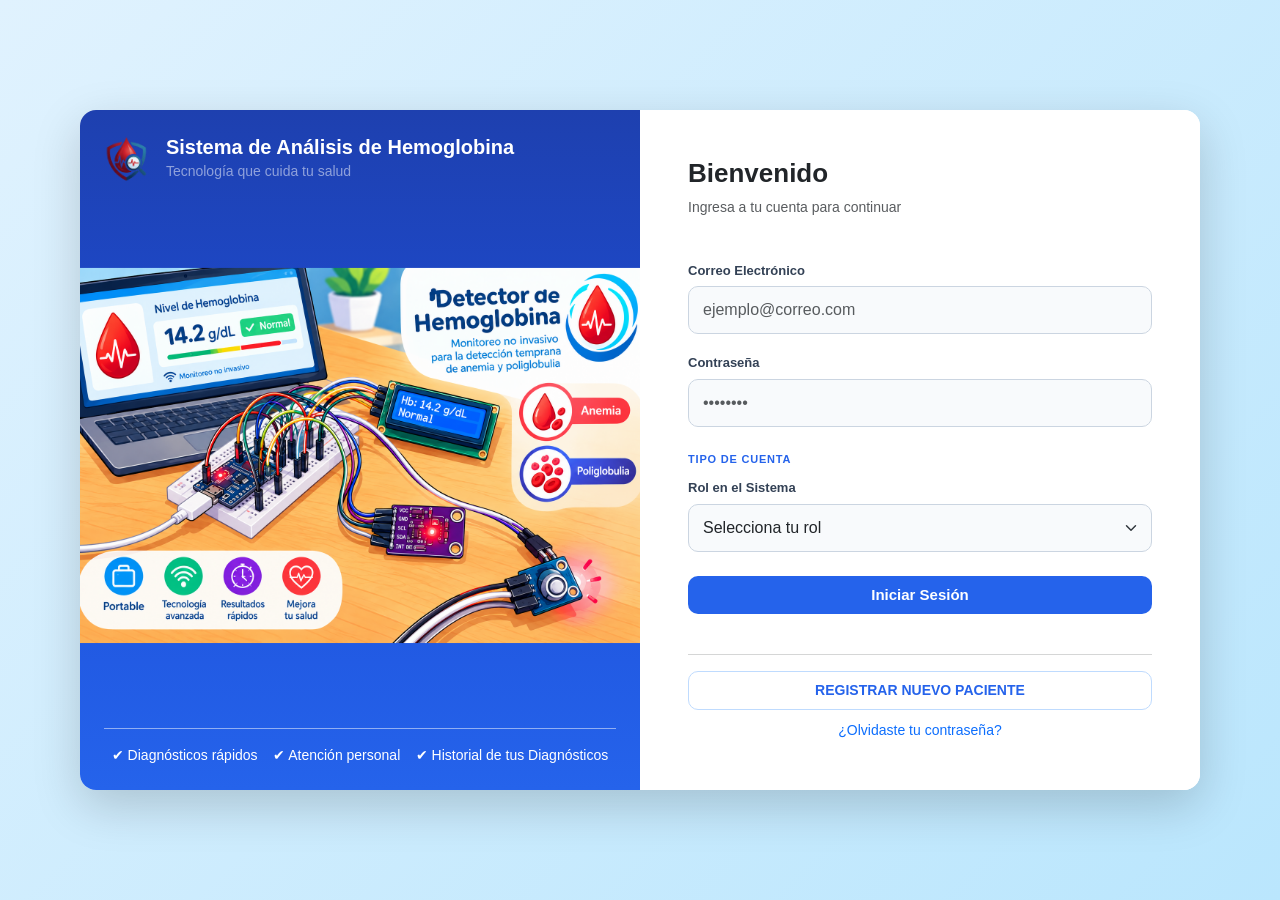
<file: index.html>
<!DOCTYPE html>
<html lang="es">

<head>
  <meta charset="UTF-8">
  <meta name="viewport" content="width=device-width, initial-scale=1.0">
  <title>Sistema de Análisis - Ingreso y Registro</title>
  
  <!-- Bootstrap 5 CSS -->
  <link href="https://cdn.jsdelivr.net/npm/bootstrap@5.3.8/dist/css/bootstrap.min.css" rel="stylesheet"
    integrity="sha384-sRIl4kxILFvY47J16cr9ZwB07vP4J8+LH7qKQnuqkuIAvNWLzeN8tE5YBujZqJLB" crossorigin="anonymous">
  
  <!-- Estilos personalizados -->
  <link rel="stylesheet" href="public/css/login.css">
  <!-- CSS de la Pantalla de Carga -->
  <link rel="stylesheet" href="public/css/loader.css">
  
  <link rel="manifest" href="manifest.json">
  <meta name="theme-color" content="#4A90E2">
</head>

<body>

  <div class="login-main-container">
    <div class="row g-0 w-100 h-100 shadow-lg overflow-hidden login-card-wrapper">
      
      <!-- Columna Izquierda: Ilustración y Branding -->
      <div class="col-lg-6 login-left-panel d-none d-lg-flex flex-column justify-content-between p-4">
        <div class="brand-top d-flex align-items-center gap-3">
          <img src="public/img/icon.png" alt="Logotipo" class="img-fluid logo-img" style="max-height: 50px;">
          <div>
            <h2 class="h5 text-white mb-0 fw-bold">Sistema de Análisis de Hemoglobina</h2>
            <small class="text-white-50">Tecnología que cuida tu salud</small>
          </div>
        </div>

        <div class="text-center my-auto">
          <img src="public/img/logo.png" alt="Mascota del sistema" class="img-fluid mascot-img" style="max-height: 320px;">
        </div>

<div class="footer-features text-white small d-flex justify-content-around border-top border-white border-opacity-50 pt-3" id="panel-datos">
          <span>✔ Diagnósticos rápidos</span>
          <span>✔ Atención personal</span>
          <span>✔ Historial de tus Diagnósticos</span>
        </div>
      </div>

      <!-- Columna Derecha: Formulario de Ingreso -->
      <div class="col-lg-6 login-right-panel bg-white d-flex flex-column justify-content-center p-4 p-md-5">
        
        <div class="header text-start mb-4">
          <h1 class="fw-bold text-dark">Bienvenido</h1>
          <p class="text-muted">Ingresa a tu cuenta para continuar</p>
        </div>

        <div id="aviso" class="aviso" hidden role="alert"></div>

        <form id="formSistema">
          <!-- LOGIN -->
          <div class="form-group mb-3">
            <label class="form-label" for="correo">Correo Electrónico</label>
            <input id="correo" type="email" class="form-control" required name="email" placeholder="ejemplo@correo.com" autocomplete="username">
          </div>
          
          <div class="form-group mb-3">
            <label class="form-label" for="password">Contraseña</label>
            <input id="password" type="password" class="form-control" required name="password" placeholder="••••••••" autocomplete="current-password">
          </div>

          <!-- REGISTRO -->
          <div class="divider my-4">
            <div class="divider-title text-uppercase fw-semibold mb-2">Tipo de cuenta</div>
            <div class="form-group mb-3">
              <label class="form-label" for="rol">Rol en el Sistema</label>
              <select id="rol" name="rol" class="form-select" required>
                <option value="" disabled selected>Selecciona tu rol</option>
                <option value="Paciente">Paciente</option>
                <option value="Medico">Médico</option>
                <option value="Administrador">Administrador</option>
              </select>
            </div>
          </div>

          <!-- BOTONES -->
          <button type="submit" id="btnLogin" name="accion" value="login" class="btn btn-primary btn-custom-primary w-100 py-2 mb-3">
            Iniciar Sesión
          </button>
        </form>

        <div class="text-center mt-2">
          <hr class="text-muted">
          <a href="view/Registro.html" class="btn btn-outline-secondary btn-custom-secondary w-100 py-2 mb-2">
            Registrar nuevo paciente
          </a>
          <a href="forgetpassword.html" class="text-decoration-none small text-primary">¿Olvidaste tu contraseña?</a>
        </div>

      </div>

    </div>
  </div>

  <script src="public/js/config.js"></script>
  <!-- Script de la Pantalla de Carga -->
  <script src="public/js/loader.js"></script>
  <script type="module" src="public/js/login.js"></script>

</body>

</html>
</file>
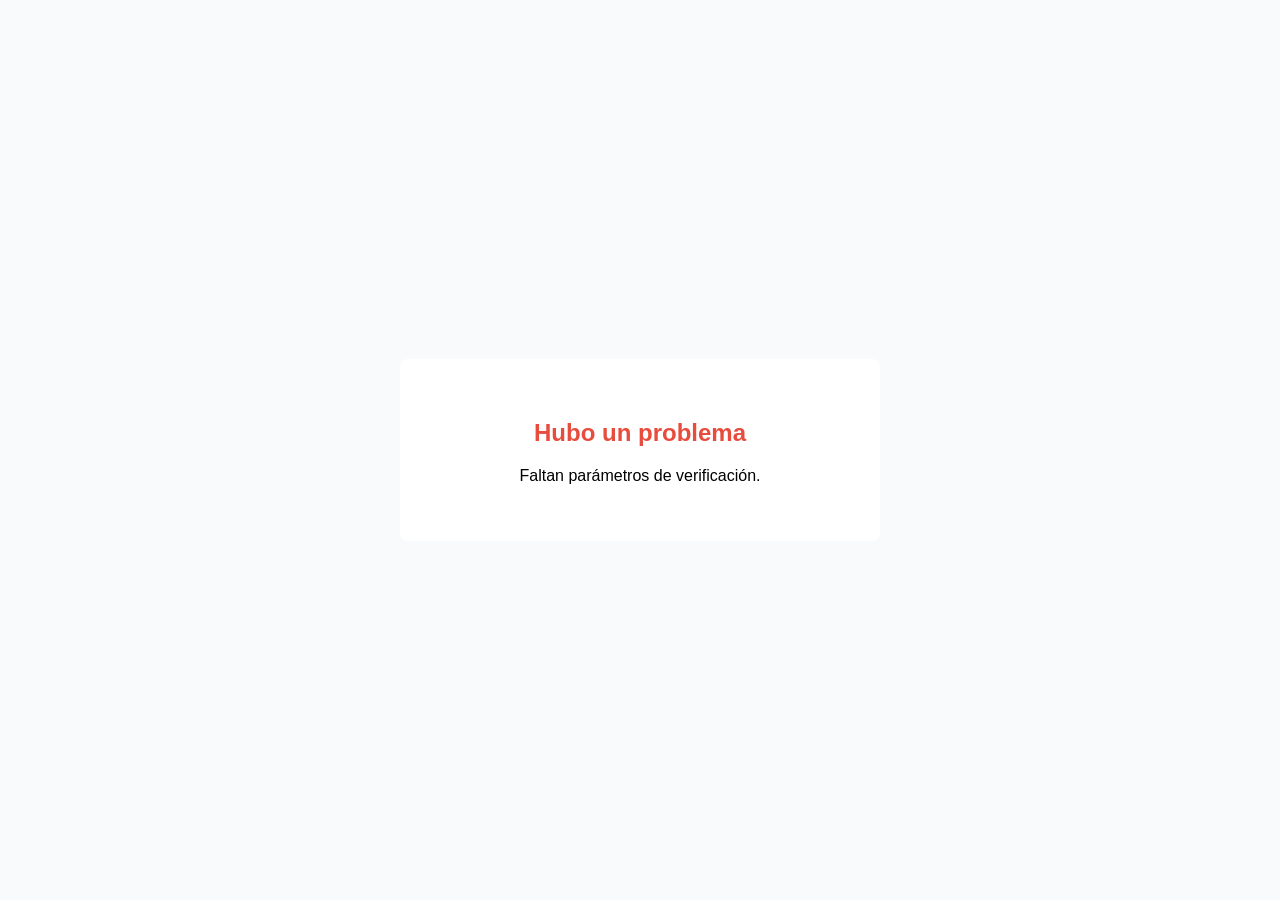
<file: confirmado.html>
<!DOCTYPE html>
<html lang="es">

<head>
    <meta charset="UTF-8">
    <meta name="viewport" content="width=device-width, initial-scale=1.0">
    <title>Sistema HB - Confirmación</title>
    <style>
        body {
            font-family: Arial, sans-serif;
            background-color: #f8fafc;
            display: flex;
            justify-content: center;
            align-items: center;
            height: 100vh;
            margin: 0;
        }

        .card {
            background: white;
            padding: 40px;
            border-radius: 8px;
            box-shadow: 0 4px 6px -1px rgba(0, 0, 0, 0, 1);
            text-align: center;
            max-width: 400px;
            width: 100%;
        }

        .btn {
            display: inline-block;
            background-color: #27ae60;
            color: white;
            padding: 12px 24px;
            text-decoration: none;
            border-radius: 5px;
            font-weight: bold;
            margin-top: 20px;
            cursor: pointer;
            border: none;
        }

        .loader {
            border: 4px solid #f3f3f3;
            border-top: 4px solid #3498db;
            border-radius: 50%;
            width: 40px;
            height: 40px;
            animation: spin 1s linear infinite;
            margin: 20px auto;
        }

        @keyframes spin {
            0% {
                transform: rotate(0deg);
            }

            100% {
                transform: rotate(360deg);
            }
        }

        .hidden {
            display: none;
        }
    </style>
</head>

<body>

    <div class="card">
        <div id="estado-carga">
            <h2>Procesando tu confirmación...</h2>
            <div class="loader"></div>
            <p>Por favor, espera un momento.</p>
        </div>

        <div id="estado-exito" class="hidden">
            <h2 style="color: #27ae60;">¡Cuenta Activada!</h2>
            <p>Tu correo electrónico ha sido verificado con éxito en el <strong>Sistema HB</strong>.</p>
            <button class="btn" onclick="redirigirLogin()">Ir al Iniciar Sesión</button>
        </div>

        <div id="estado-error" class="hidden">
            <h2 style="color: #e74c3c;">Hubo un problema</h2>
            <p id="mensaje-error">El enlace de confirmación es inválido o ha expirado.</p>
        </div>
    </div>
    <script src="public/js/config.js"></script>
    <script>
        document.addEventListener("DOMContentLoaded", async () => {
            const urlParams = new URLSearchParams(window.location.search);
            const codigo = (urlParams.get('codigo') || '').replace(/ /g, '+');

            if (!codigo) {
                mostrarError("Faltan parámetros de verificación.");
                return;
            }

            try {
                const respuesta = await fetch(`${API_URL}Email/confirmar-cuenta`, {
                    method: 'POST',
                    headers: {
                        'Accept': 'application/json',
                        'Content-Type': 'application/json'
                    },
                    body: JSON.stringify({ codigo: codigo })
                });
            
                // Si el servidor responde sin JSON (404, 415, 500...), no rompe el flujo
                let resultado = {};
                try { resultado = await respuesta.json(); } catch { }
            
                if (respuesta.ok) {
                    document.getElementById("estado-carga").classList.add("hidden");
                    document.getElementById("estado-exito").classList.remove("hidden");
                } else {
                    const mensajeError = resultado.mensaje || resultado.error
                        || `No se pudo verificar la cuenta (error ${respuesta.status}).`;
                    mostrarError(mensajeError);
                }
                } catch (error) {
                console.error(error);
             mostrarError("No se pudo conectar con el servidor.");
            }
        });

        function mostrarError(mensaje) {
            document.getElementById("estado-carga").classList.add("hidden");
            document.getElementById("estado-error").classList.remove("hidden");
            document.getElementById("mensaje-error").innerText = mensaje;
        }

        function redirigirLogin() {
            window.location.href = "https://sunnyri11.github.io/Sistema-Web-Hemoglobina/";
        }
    </script>

</body>

</html>
</file>
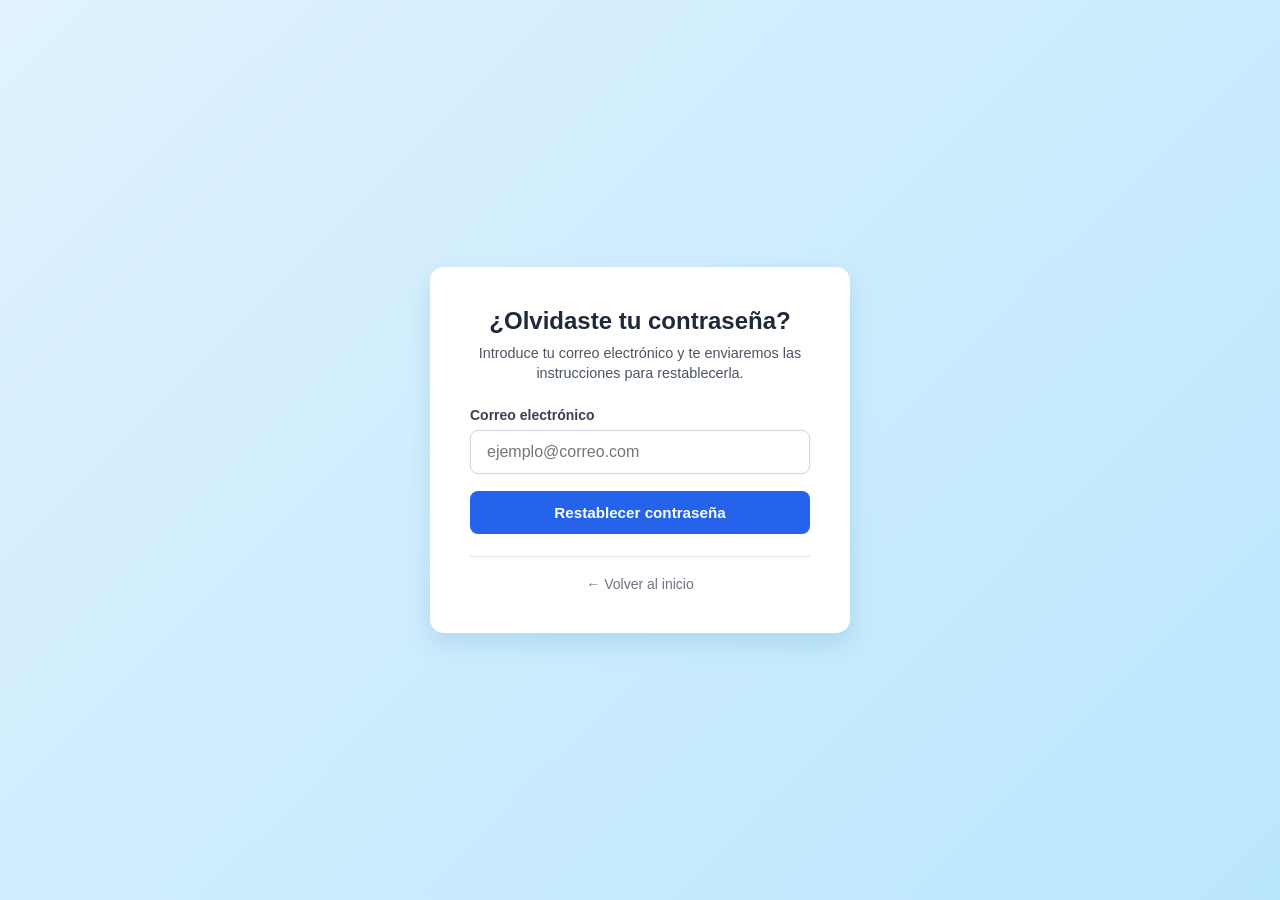
<file: forgetpassword.html>
<!DOCTYPE html>
<html lang="es">

<head>
    <meta charset="UTF-8">
    <meta name="viewport" content="width=device-width, initial-scale=1.0">
    <title>Restablecer contraseña - Sistema HB</title>
    <link rel="stylesheet" href="public/css/recuperacion.css">
</head>

<body>
    <main class="tarjeta">
        <h1>¿Olvidaste tu contraseña?</h1>
        <p class="sub">Introduce tu correo electrónico y te enviaremos las instrucciones para restablecerla.</p>

        <div id="aviso" class="aviso" hidden role="alert"></div>

        <form id="forgotPasswordForm" novalidate>
            <div class="campo">
                <label for="correo">Correo electrónico</label>
                <input type="email" id="correo" name="correo" required placeholder="ejemplo@correo.com" autocomplete="email">
            </div>
            <button type="submit" id="btnEnviar" class="btn-principal">Restablecer contraseña</button>
        </form>

        <div class="pie"><a href="index.html">← Volver al inicio</a></div>
    </main>

    <script src="public/js/config.js"></script>
    <script type="module" src="public/js/olvido.js"></script>
</body>

</html>
</file>
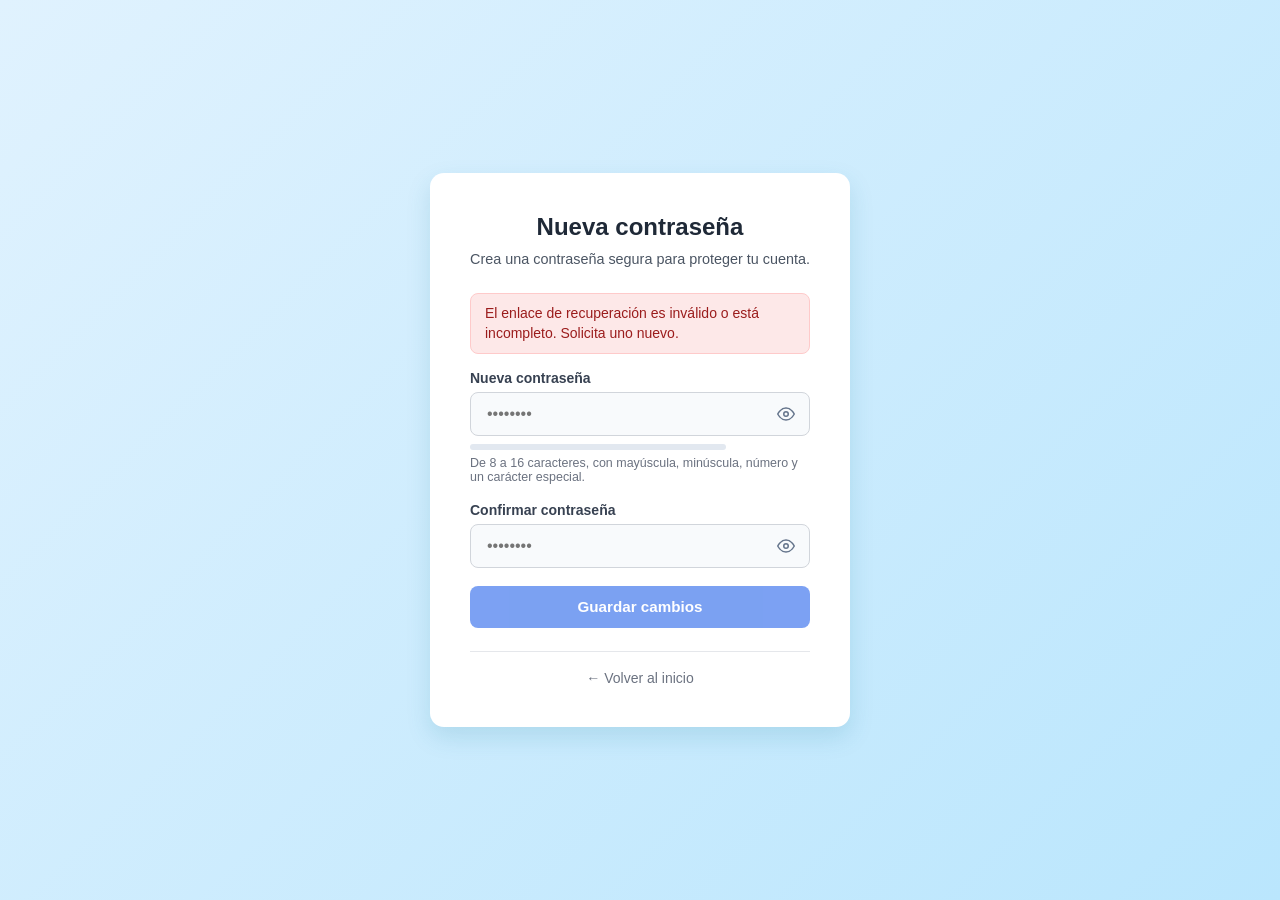
<file: rootpassword.html>
<!DOCTYPE html>
<html lang="es">

<head>
    <meta charset="UTF-8">
    <meta name="viewport" content="width=device-width, initial-scale=1.0">
    <title>Nueva contraseña - Sistema HB</title>
    <link rel="stylesheet" href="public/css/formularios.css">
    <link rel="stylesheet" href="public/css/recuperacion.css">
</head>

<body>
    <main class="tarjeta">
        <h1>Nueva contraseña</h1>
        <p class="sub">Crea una contraseña segura para proteger tu cuenta.</p>

        <div id="aviso" class="aviso" hidden role="alert"></div>

        <form id="resetForm" novalidate>
            <div class="campo">
                <label for="password">Nueva contraseña</label>
                <div class="campo-password">
                    <input type="password" id="password" maxlength="16" placeholder="••••••••" autocomplete="new-password">
                    <button type="button" class="btn-ojo" data-toggle-password="password" aria-label="Mostrar contraseña">
                        <svg xmlns="http://www.w3.org/2000/svg" width="18" height="18" viewBox="0 0 24 24" fill="none" stroke="currentColor" stroke-width="2" stroke-linecap="round" stroke-linejoin="round"><path d="M1 12s4-8 11-8 11 8 11 8-4 8-11 8-11-8-11-8z"></path><circle cx="12" cy="12" r="3"></circle></svg>
                    </button>
                </div>
                <div class="fuerza"><div class="fuerza-barra" id="fuerzaBarra"></div><span class="fuerza-texto" id="fuerzaTexto"></span></div>
                <span class="ayuda">De 8 a 16 caracteres, con mayúscula, minúscula, número y un carácter especial.</span>
            </div>
            <div class="campo">
                <label for="confirmPassword">Confirmar contraseña</label>
                <div class="campo-password">
                    <input type="password" id="confirmPassword" maxlength="16" placeholder="••••••••" autocomplete="new-password">
                    <button type="button" class="btn-ojo" data-toggle-password="confirmPassword" aria-label="Mostrar contraseña">
                        <svg xmlns="http://www.w3.org/2000/svg" width="18" height="18" viewBox="0 0 24 24" fill="none" stroke="currentColor" stroke-width="2" stroke-linecap="round" stroke-linejoin="round"><path d="M1 12s4-8 11-8 11 8 11 8-4 8-11 8-11-8-11-8z"></path><circle cx="12" cy="12" r="3"></circle></svg>
                    </button>
                </div>
            </div>
            <button type="submit" id="btnGuardar" class="btn-principal">Guardar cambios</button>
        </form>

        <div class="pie"><a href="index.html">← Volver al inicio</a></div>
    </main>

    <script src="public/js/config.js"></script>
    <script type="module" src="public/js/restablecer.js"></script>
</body>

</html>
</file>
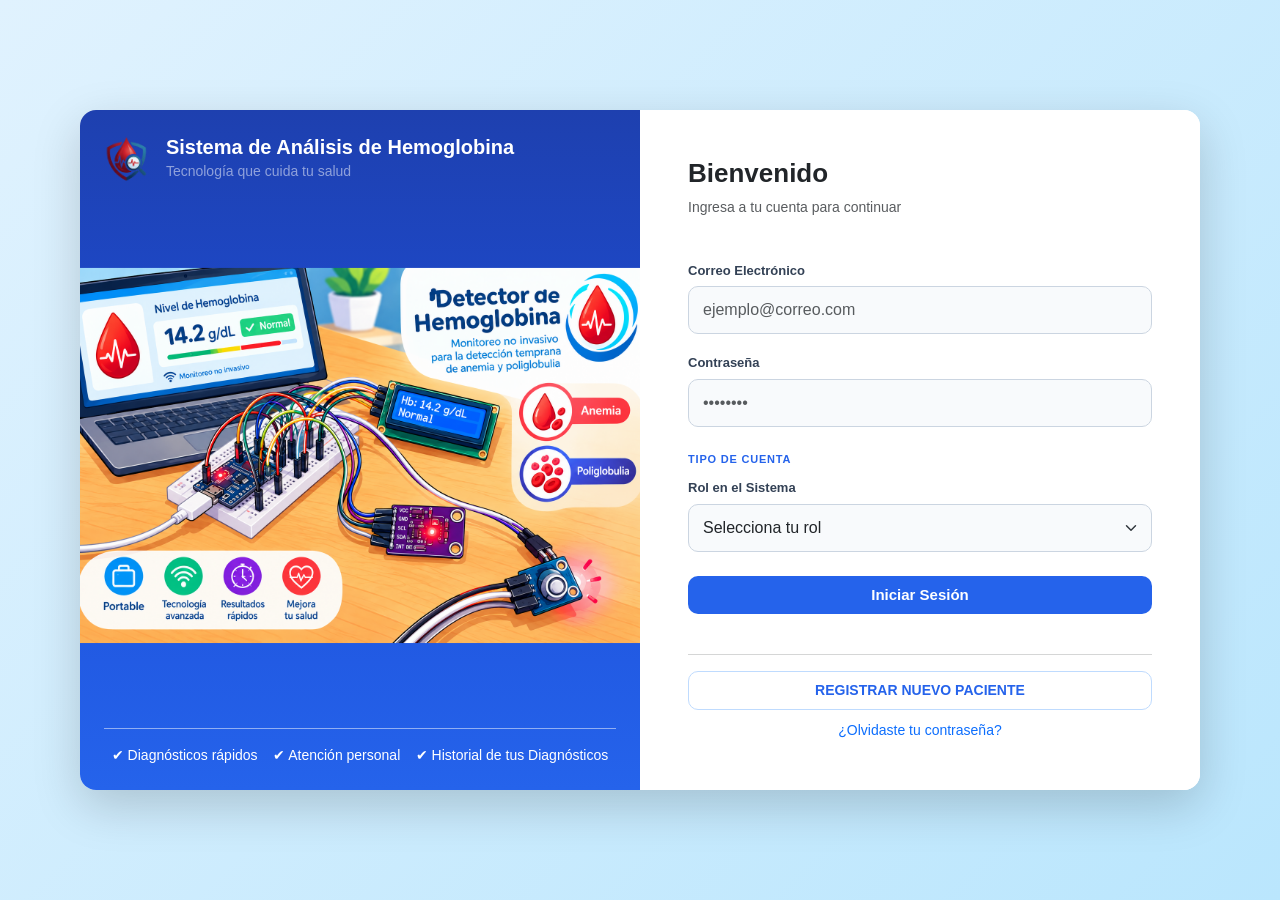
<file: view/EditarMedico.html>
<!DOCTYPE html>
<html lang="es">

<head>
    <meta charset="UTF-8">
    <meta name="viewport" content="width=device-width, initial-scale=1.0">
    <title>Editar médico - Sistema HB</title>
    <link href="https://cdn.jsdelivr.net/npm/bootstrap@5.3.8/dist/css/bootstrap.min.css" rel="stylesheet"
        integrity="sha384-sRIl4kxILFvY47J16cr9ZwB07vP4J8+LH7qKQnuqkuIAvNWLzeN8tE5YBujZqJLB" crossorigin="anonymous">
    <link rel="stylesheet" href="../public/css/editarmedico.css">
    <link rel="stylesheet" href="../public/css/loader.css">
</head>

<body>
    <div class="card">
        <div class="header-title">
            <h1>Sistema de Análisis</h1>
            <p>Editar perfil de médico</p>
        </div>

        <div id="aviso" class="aviso" hidden role="alert"></div>

        <form id="formRegistro" novalidate>

            <fieldset class="seccion">
                <legend><span class="num">1</span> Datos personales</legend>

                <div class="form-group">
                    <label for="nombre">Nombre(s)</label>
                    <input type="text" id="nombre" name="nombre" maxlength="30" placeholder="Ej. Carlos" autocomplete="given-name">
                </div>

                <div class="row-2">
                    <div class="form-group">
                        <label for="paterno">Apellido paterno</label>
                        <input type="text" id="paterno" name="apellido_paterno" maxlength="30" placeholder="Ej. Pérez">
                    </div>
                    <div class="form-group">
                        <label for="materno">Apellido materno <span class="opcional">(opcional)</span></label>
                        <input type="text" id="materno" name="apellido_materno" maxlength="30" placeholder="Ej. Gómez">
                    </div>
                </div>

                <div class="row-2">
                    <div class="form-group">
                        <span class="etiqueta">Género biológico</span>
                        <div class="opciones">
                            <label class="opcion"><input type="radio" id="genero_masculino" name="genero" value="1"><span>Hombre</span></label>
                            <label class="opcion"><input type="radio" id="genero_femenino" name="genero" value="2"><span>Mujer</span></label>
                        </div>
                    </div>
                    <div class="form-group">
                        <label for="fecha_nacimiento">Fecha de nacimiento</label>
                        <input type="date" id="fecha_nacimiento" name="fecha_nacimiento">
                    </div>
                </div>
            </fieldset>

            <fieldset class="seccion">
                <legend><span class="num">2</span> Ubicación</legend>

                <div class="row-2">
                    <div class="form-group">
                        <label for="departamento">Departamento</label>
                        <select id="departamento" name="departamento">
                            <option value="" disabled selected>Cargando departamentos...</option>
                        </select>
                    </div>
                    <div class="form-group">
                        <label for="provincia">Ciudad</label>
                        <select id="provincia" name="provincia">
                            <option value="" disabled selected>Seleccione el departamento primero</option>
                        </select>
                    </div>
                </div>

                <div class="form-group">
                    <label for="altitud">Altitud (m.s.n.m.)</label>
                    <input type="number" id="altitud" name="altitud" min="0" inputmode="numeric" placeholder="Ej. 3600">
                    <span class="helper-text">Modificable según la localidad exacta. No se permiten valores negativos.</span>
                </div>
            </fieldset>

            <fieldset class="seccion">
                <legend><span class="num">3</span> Acceso</legend>

                <div class="form-group">
                    <label for="correo">Correo electrónico</label>
                    <input type="email" id="correo" name="correo" maxlength="100" placeholder="ejemplo@correo.com" autocomplete="email">
                </div>

                <div class="row-2">
                    <div class="form-group">
                        <label for="password">Nueva contraseña <span class="opcional">(opcional)</span></label>
                        <div class="campo-password">
                            <input type="password" id="password" name="password" maxlength="16" placeholder="Dejar en blanco para no cambiar" autocomplete="new-password">
                            <button type="button" class="btn-ojo" data-toggle-password="password" aria-label="Mostrar contraseña">
                                <svg xmlns="http://www.w3.org/2000/svg" width="18" height="18" viewBox="0 0 24 24" fill="none" stroke="currentColor" stroke-width="2" stroke-linecap="round" stroke-linejoin="round"><path d="M1 12s4-8 11-8 11 8 11 8-4 8-11 8-11-8-11-8z"></path><circle cx="12" cy="12" r="3"></circle></svg>
                            </button>
                        </div>
                        <div class="fuerza"><div class="fuerza-barra" id="fuerzaBarra"></div><span class="fuerza-texto" id="fuerzaTexto"></span></div>
                    </div>
                    <div class="form-group">
                        <label for="confirm_password">Confirmar contraseña</label>
                        <div class="campo-password">
                            <input type="password" id="confirm_password" name="confirm_password" maxlength="16" placeholder="Repite la nueva contraseña" autocomplete="new-password">
                            <button type="button" class="btn-ojo" data-toggle-password="confirm_password" aria-label="Mostrar contraseña">
                                <svg xmlns="http://www.w3.org/2000/svg" width="18" height="18" viewBox="0 0 24 24" fill="none" stroke="currentColor" stroke-width="2" stroke-linecap="round" stroke-linejoin="round"><path d="M1 12s4-8 11-8 11 8 11 8-4 8-11 8-11-8-11-8z"></path><circle cx="12" cy="12" r="3"></circle></svg>
                            </button>
                        </div>
                    </div>
                </div>
                <span class="helper-text">De 8 a 16 caracteres, con mayúscula, minúscula, número y un carácter especial.</span>
            </fieldset>


            <fieldset class="seccion">
                <legend><span class="num">4</span> Perfil profesional</legend>
                <div class="form-group">
                    <span class="etiqueta">Especialidades médicas</span>
                    <div id="selectorEspecialidades"></div>
                    <span class="helper-text">Puedes tener más de una. Quita con la × y agrega desde la lista.</span>
                </div>

                <!-- Rol de paciente: se completa por JavaScript según si ya está registrado -->
                <div id="contenedorAccionRol" class="form-group"></div>
                <div id="contenedorTipoSangre" class="bloque-rol" hidden>
                    <div class="form-group">
                        <label for="Tipo_Sangre">Tipo de sangre</label>
                        <select id="Tipo_Sangre" name="Tipo_Sangre"></select>
                    </div>
                </div>
            </fieldset>

            <button type="submit" class="btn-submit" id="btnGuardar">Guardar cambios</button>
        </form>

        <div class="pie-form">
            <a class="btn btn-primary" href="Pagina_Medicos.html">Volver al panel</a>
        </div>
    </div>

    <script src="../public/js/config.js"></script>
    <script src="../public/js/loader.js"></script>
    <script type="module" src="../public/js/editarmedico.js"></script>
</body>

</html>
</file>
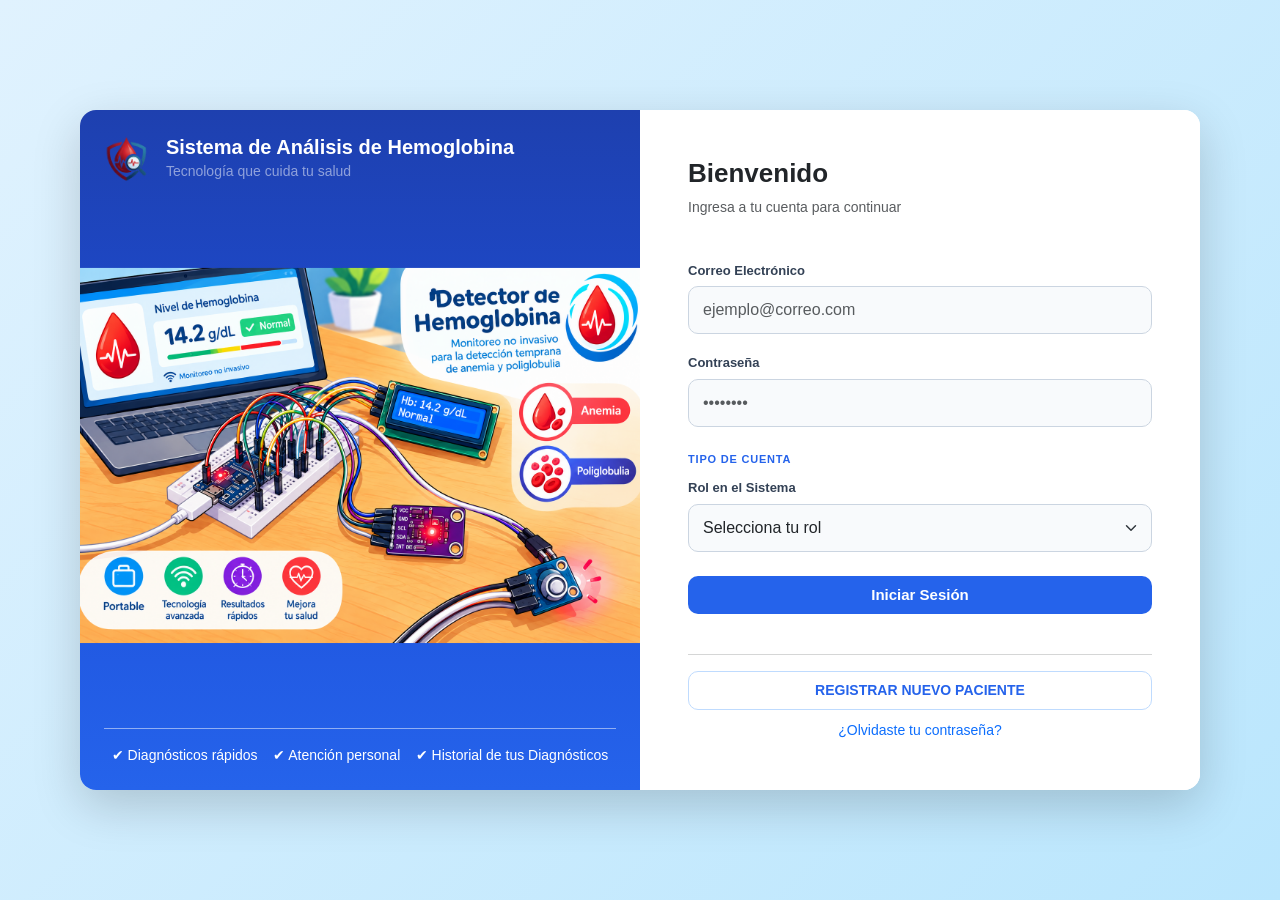
<file: view/EditarPaciente.html>
<!DOCTYPE html>
<html lang="es">

<head>
    <meta charset="UTF-8">
    <meta name="viewport" content="width=device-width, initial-scale=1.0">
    <title>Editar paciente - Sistema HB</title>
    <link href="https://cdn.jsdelivr.net/npm/bootstrap@5.3.8/dist/css/bootstrap.min.css" rel="stylesheet"
        integrity="sha384-sRIl4kxILFvY47J16cr9ZwB07vP4J8+LH7qKQnuqkuIAvNWLzeN8tE5YBujZqJLB" crossorigin="anonymous">
    <link rel="stylesheet" href="../public/css/editarpaciente.css">
    <link rel="stylesheet" href="../public/css/loader.css">
</head>

<body>
    <div class="card">
        <div class="header-title">
            <h1>Sistema de Análisis</h1>
            <p>Editar perfil de paciente</p>
        </div>

        <div id="aviso" class="aviso" hidden role="alert"></div>

        <form id="formRegistro" novalidate>

            <fieldset class="seccion">
                <legend><span class="num">1</span> Datos personales</legend>

                <div class="form-group">
                    <label for="nombre">Nombre(s)</label>
                    <input type="text" id="nombre" name="nombre" maxlength="30" placeholder="Ej. Carlos" autocomplete="given-name">
                </div>

                <div class="row-2">
                    <div class="form-group">
                        <label for="paterno">Apellido paterno</label>
                        <input type="text" id="paterno" name="apellido_paterno" maxlength="30" placeholder="Ej. Pérez">
                    </div>
                    <div class="form-group">
                        <label for="materno">Apellido materno <span class="opcional">(opcional)</span></label>
                        <input type="text" id="materno" name="apellido_materno" maxlength="30" placeholder="Ej. Gómez">
                    </div>
                </div>

                <div class="row-2">
                    <div class="form-group">
                        <span class="etiqueta">Género biológico</span>
                        <div class="opciones">
                            <label class="opcion"><input type="radio" id="genero_masculino" name="genero" value="1"><span>Hombre</span></label>
                            <label class="opcion"><input type="radio" id="genero_femenino" name="genero" value="2"><span>Mujer</span></label>
                        </div>
                    </div>
                    <div class="form-group">
                        <label for="fecha_nacimiento">Fecha de nacimiento</label>
                        <input type="date" id="fecha_nacimiento" name="fecha_nacimiento">
                    </div>
                </div>
            </fieldset>

            <fieldset class="seccion">
                <legend><span class="num">2</span> Ubicación</legend>

                <div class="row-2">
                    <div class="form-group">
                        <label for="departamento">Departamento</label>
                        <select id="departamento" name="departamento">
                            <option value="" disabled selected>Cargando departamentos...</option>
                        </select>
                    </div>
                    <div class="form-group">
                        <label for="provincia">Ciudad</label>
                        <select id="provincia" name="provincia">
                            <option value="" disabled selected>Seleccione el departamento primero</option>
                        </select>
                    </div>
                </div>

                <div class="form-group">
                    <label for="altitud">Altitud (m.s.n.m.)</label>
                    <input type="number" id="altitud" name="altitud" min="0" inputmode="numeric" placeholder="Ej. 3600">
                    <span class="helper-text">Modificable según la localidad exacta. No se permiten valores negativos.</span>
                </div>
            </fieldset>

            <fieldset class="seccion">
                <legend><span class="num">3</span> Acceso</legend>

                <div class="form-group">
                    <label for="correo">Correo electrónico</label>
                    <input type="email" id="correo" name="correo" maxlength="100" placeholder="ejemplo@correo.com" autocomplete="email">
                </div>

                <div class="row-2">
                    <div class="form-group">
                        <label for="password">Nueva contraseña <span class="opcional">(opcional)</span></label>
                        <div class="campo-password">
                            <input type="password" id="password" name="password" maxlength="16" placeholder="Dejar en blanco para no cambiar" autocomplete="new-password">
                            <button type="button" class="btn-ojo" data-toggle-password="password" aria-label="Mostrar contraseña">
                                <svg xmlns="http://www.w3.org/2000/svg" width="18" height="18" viewBox="0 0 24 24" fill="none" stroke="currentColor" stroke-width="2" stroke-linecap="round" stroke-linejoin="round"><path d="M1 12s4-8 11-8 11 8 11 8-4 8-11 8-11-8-11-8z"></path><circle cx="12" cy="12" r="3"></circle></svg>
                            </button>
                        </div>
                        <div class="fuerza"><div class="fuerza-barra" id="fuerzaBarra"></div><span class="fuerza-texto" id="fuerzaTexto"></span></div>
                    </div>
                    <div class="form-group">
                        <label for="confirm_password">Confirmar contraseña</label>
                        <div class="campo-password">
                            <input type="password" id="confirm_password" name="confirm_password" maxlength="16" placeholder="Repite la nueva contraseña" autocomplete="new-password">
                            <button type="button" class="btn-ojo" data-toggle-password="confirm_password" aria-label="Mostrar contraseña">
                                <svg xmlns="http://www.w3.org/2000/svg" width="18" height="18" viewBox="0 0 24 24" fill="none" stroke="currentColor" stroke-width="2" stroke-linecap="round" stroke-linejoin="round"><path d="M1 12s4-8 11-8 11 8 11 8-4 8-11 8-11-8-11-8z"></path><circle cx="12" cy="12" r="3"></circle></svg>
                            </button>
                        </div>
                    </div>
                </div>
                <span class="helper-text">De 8 a 16 caracteres, con mayúscula, minúscula, número y un carácter especial.</span>
            </fieldset>


            <fieldset class="seccion">
                <legend><span class="num">4</span> Datos clínicos</legend>
                <div class="form-group">
                    <label for="Tipo_Sangre">Tipo de sangre</label>
                    <select id="Tipo_Sangre" name="Tipo_Sangre"></select>
                </div>
            </fieldset>

            <button type="submit" class="btn-submit" id="btnGuardar">Guardar cambios</button>
        </form>

        <div class="pie-form">
            <a class="btn btn-primary" href="Monitoreo.html">Volver al panel</a>
        </div>
    </div>

    <script src="../public/js/config.js"></script>
    <script src="../public/js/loader.js"></script>
    <script type="module" src="../public/js/editarpaciente.js"></script>
</body>

</html>
</file>
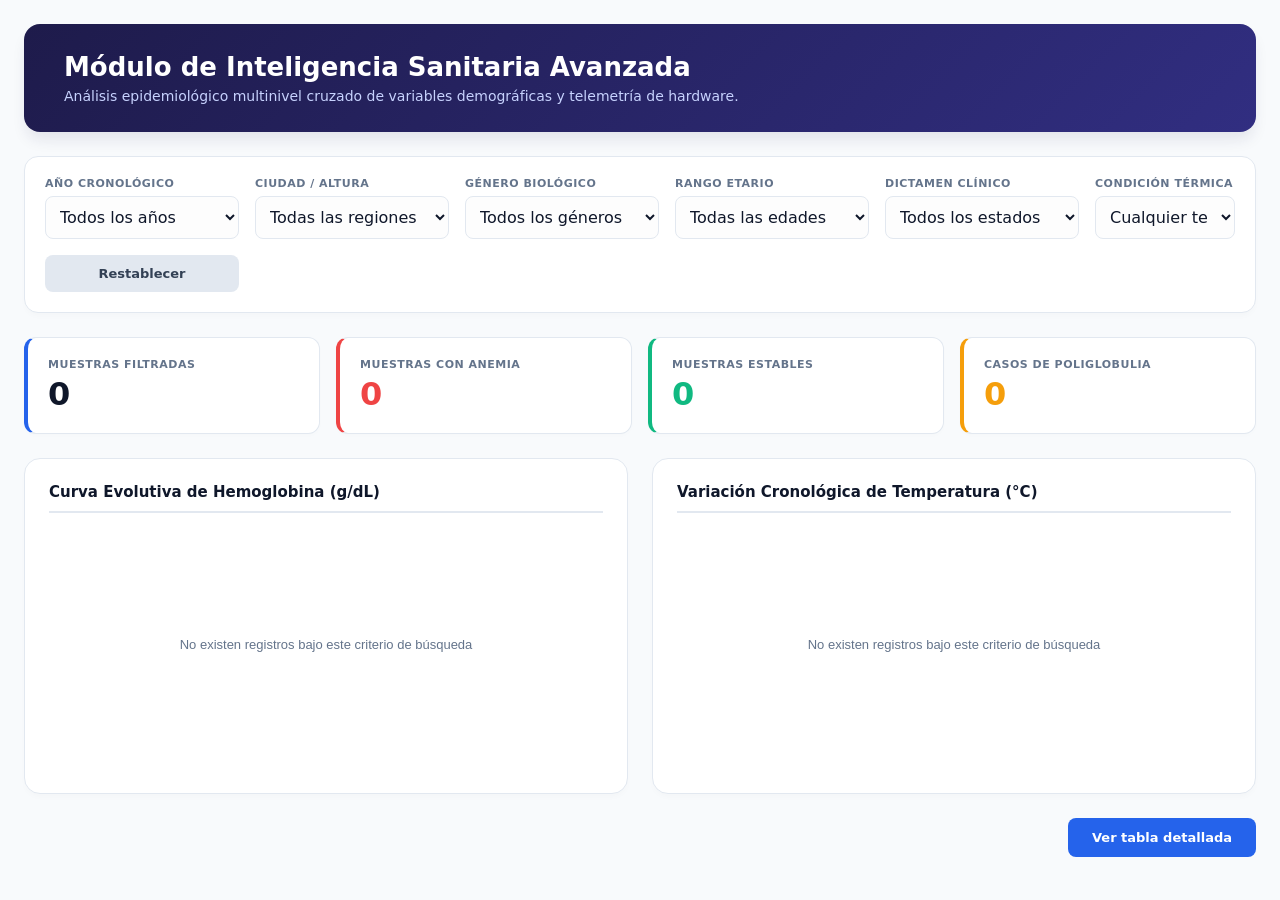
<file: view/estadisticas.html>
<!DOCTYPE html>
<html lang="es">
<head>
    <meta charset="UTF-8">
    <meta name="viewport" content="width=device-width, initial-scale=1.0">
    <title>Sistema HB - Estadísticas</title>
    <link rel="stylesheet" href="../public/css/estadisticas.css">
</head>
<body>

    <main>
        <!-- Banner Superior -->
        <div class="header-banner">
            <h1>Módulo de Inteligencia Sanitaria Avanzada</h1>
            <p>Análisis epidemiológico multinivel cruzado de variables demográficas y telemetría de hardware.</p>
        </div>

        <!-- Panel de Filtros Multi-Criterio -->
        <div class="filtros-panel">
            <div class="filtro-grupo">
                <label for="fAnio">Año Cronológico</label>
                <select id="fAnio">
                    <option value="todos">Todos los años</option>
                </select>
            </div>
            
            <div class="filtro-grupo">
                <label for="fCiudad">Ciudad / Altura</label>
                <select id="fCiudad">
                    <option value="todos">Todas las regiones</option>
                </select>
            </div>
            
            <div class="filtro-grupo">
                <label for="fGenero">Género Biológico</label>
                <select id="fGenero">
                    <option value="todos">Todos los géneros</option>
                    <option value="Masculino">Masculino</option>
                    <option value="Femenino">Femenino</option>
                </select>
            </div>
            
            <div class="filtro-grupo">
                <label for="fEdad">Rango Etario</label>
                <select id="fEdad">
                    <option value="todos">Todas las edades</option>
                    <option value="infantil">Infantil (0 - 12 años)</option>
                    <option value="adolescente">Adolescentes (13 - 17 años)</option>
                    <option value="adulto">Adultos (18+ años)</option>
                </select>
            </div>
            
            <div class="filtro-grupo">
                <label for="fEstado">Dictamen Clínico</label>
                <select id="fEstado">
                    <option value="todos">Todos los estados</option>
                    <option value="Anemia">Alerta de Anemia</option>
                    <option value="Estable">Fisiológicamente Estable</option>
                    <option value="Poliglobulia">Alerta de Poliglobulia</option>
                </select>
            </div>

            <div class="filtro-grupo">
                <label for="fTermica">Condición Térmica</label>
                <select id="fTermica">
                    <option value="todos">Cualquier temperatura</option>
                    <option value="normal">Normal (36.0°C - 37.3°C)</option>
                    <option value="fiebre">Febrícula / Fiebre (> 37.3°C)</option>
                    <option value="hipo">Hipotermia (&lt; 36.0°C)</option>
                </select>
            </div>
            
            <button class="btn-reset" id="btnRestablecer" type="button">Restablecer</button>
        </div>

        <!-- Cuadrícula de KPIs -->
        <div class="kpi-grid">
            <div class="kpi-card">
                <span class="kpi-title">Muestras Filtradas</span>
                <span class="kpi-value" id="kpiTotal">0</span>
            </div>
            <div class="kpi-card kpi-anemia">
                <span class="kpi-title">Muestras con Anemia</span>
                <span class="kpi-value" id="kpiAnemia">0</span>
            </div>
            <div class="kpi-card kpi-estable">
                <span class="kpi-title">Muestras Estables</span>
                <span class="kpi-value" id="kpiEstable">0</span>
            </div>
            <div class="kpi-card kpi-poli">
                <span class="kpi-title">Casos de Poliglobulia</span>
                <span class="kpi-value" id="kpiPoliglobulia">0</span>
            </div>
        </div>

        <!-- Contenedor de Gráficos -->
        <div class="grid-graficos">
            <div class="card">
                <h3>Curva Evolutiva de Hemoglobina (g/dL)</h3>
                <canvas id="graficoHemoglobina"></canvas>
            </div>
            <div class="card">
                <h3>Variación Cronológica de Temperatura (°C)</h3>
                <canvas id="graficoTemperatura"></canvas>
            </div>
        </div>

               <!-- BOTÓN ENTRADA AL POP-UP -->
        <div class="acciones-tabla">
            <button class="btn-reset btn-primario" id="btnAbrirTabla" type="button">Ver tabla detallada</button>
        </div>

        <!-- POP-UP CON LA TABLA (oculto al inicio) -->
        <div id="modalTablaAnalitica" class="modal-tabla" role="dialog" aria-modal="true" aria-labelledby="tituloTabla">
            <div class="card">
                <button class="btn-cerrar" id="btnCerrarTabla" type="button" aria-label="Cerrar">×</button>

                <h3 id="tituloTabla">Desglose Cronológico de Análisis Clínicos Procesados</h3>
                
                <div class="table-wrapper">
                    <table>
                        <thead>
                            <tr>
                                <th>ID Usuario</th>
                                <th>Fecha Análisis</th>
                                <th>Hemoglobina</th>
                                <th>Temperatura</th>
                                <th>Edad Reg.</th>
                                <th>Ciudad / Región</th>
                                <th>Altitud</th>
                                <th>Género</th>
                                <th>Diagnóstico Clínico</th>
                            </tr>
                        </thead>
                        <tbody id="tablaResultados">
                            <tr class="fila-mensaje"><td colspan="9">Sincronizando datos con el servidor central...</td></tr>
                        </tbody>
                    </table>
                </div>
            </div>
        </div>

    </main>

    <!-- Enlace al Script lógico -->
    <script src="../public/js/config.js"></script>
    <script type="module" src="../public/js/estadistica.js"></script>
</body>
</html>
</file>
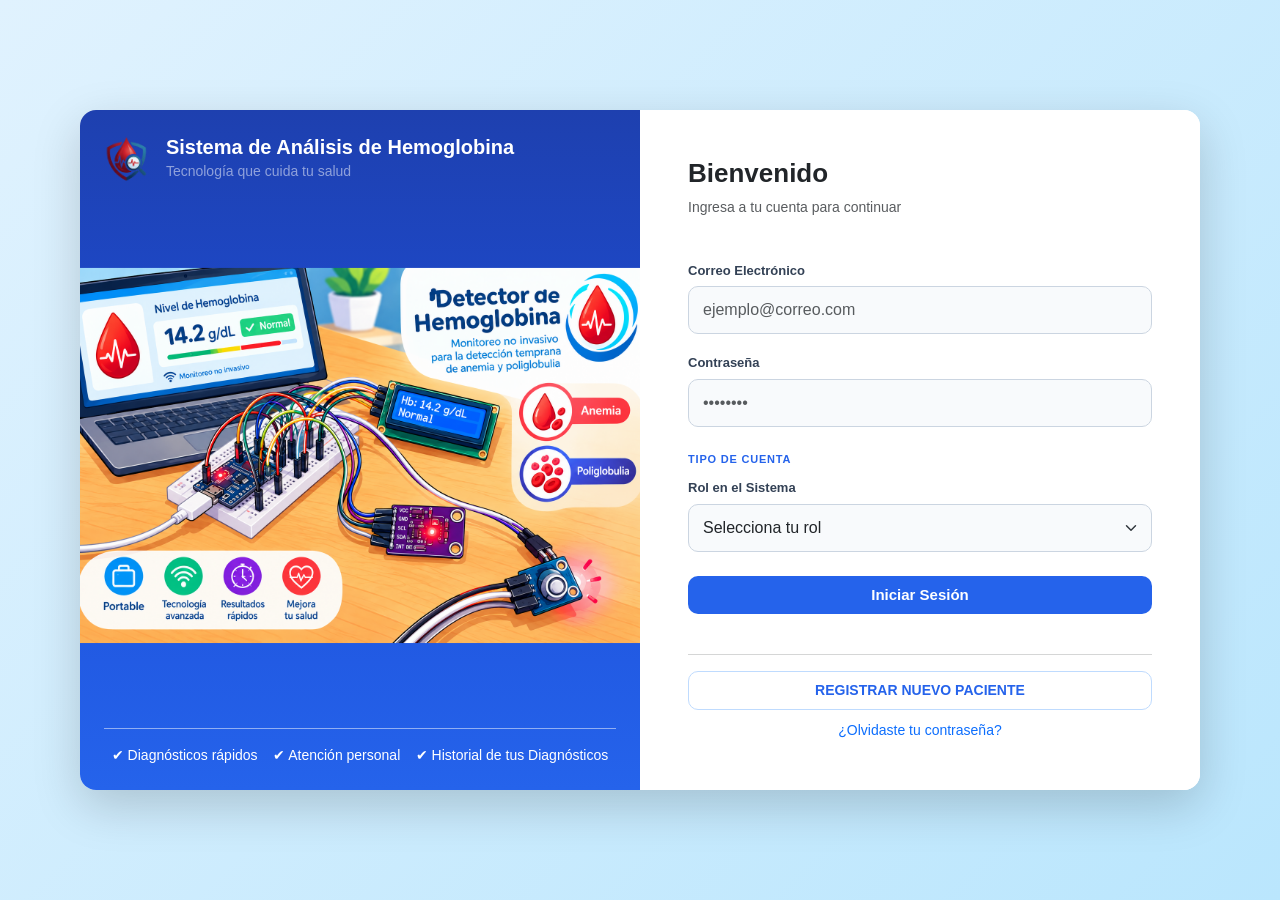
<file: view/Monitoreo.html>
<!DOCTYPE html>
<html lang="es">

<head>
  <meta charset="UTF-8">
  <meta name="viewport" content="width=device-width, initial-scale=1.0">
  <title>Sistema de Monitoreo - Hemoglobina</title>
  <link href="https://cdn.jsdelivr.net/npm/bootstrap@5.3.8/dist/css/bootstrap.min.css" rel="stylesheet"
    integrity="sha384-sRIl4kxILFvY47J16cr9ZwB07vP4J8+LH7qKQnuqkuIAvNWLzeN8tE5YBujZqJLB" crossorigin="anonymous">
  <link rel="stylesheet" href="../public/css/monitoreo.css">
</head>

<body>

  <div class="dashboard-wrapper">

    <!-- 1. BARRA DE NAVEGACIÓN SUPERIOR FIJA -->
    <header class="top-navbar">
      <div class="nav-brand-container">
        <div class="app-icon">
          <svg xmlns="http://www.w3.org/2000/svg" width="22" height="22" viewBox="0 0 24 24" fill="none" stroke="currentColor" stroke-width="2" stroke-linecap="round" stroke-linejoin="round"><path d="M22 12h-4l-3 9L9 3l-3 9H2"/></svg>
        </div>
        <div>
          <h1>Sistema de Monitoreo</h1>
          <div class="subtitle">Panel de Control de Usuario</div>
        </div>
      </div>

      <div class="nav-right-controls">
        <div class="status-indicator-box">
          <span class="status-dot-online"></span>
          <span class="status-text" id="statusOnlineText">En línea</span>
        </div>
        <button class="btn-logout-icon" id="btnCerrarSesion" title="Cerrar Sesión">
          <svg xmlns="http://www.w3.org/2000/svg" width="16" height="16" viewBox="0 0 24 24" fill="none" stroke="currentColor" stroke-width="2" stroke-linecap="round" stroke-linejoin="round"><path d="M9 21H5a2 2 0 0 1-2-2V5a2 2 0 0 1 2-2h4"></path><polyline points="16 17 21 12 16 7"></polyline><line x1="21" y1="12" x2="9" y2="12"></line></svg>
        </button>
      </div>
    </header>

    <!-- CONTENEDOR PRINCIPAL DE DOS COLUMNAS -->
    <div class="container-grid">

      <!-- COLUMNA IZQUIERDA: PERFIL, ESTADO CLÍNICO Y WALLE-HB -->
      <div class="left-section">

        <div class="paciente-info-card">
          <div class="paciente-profile-header">
            <div class="avatar-circle">
              <svg xmlns="http://www.w3.org/2000/svg" width="24" height="24" viewBox="0 0 24 24" fill="none" stroke="currentColor" stroke-width="2" stroke-linecap="round" stroke-linejoin="round"><path d="M20 21v-2a4 4 0 0 0-4-4H8a4 4 0 0 0-4 4v2"></path><circle cx="12" cy="7" r="4"></circle></svg>
            </div>
            <div class="paciente-names">
              <h4 id="nombrePacienteDisplay">Cargando...</h4>
              <span id="correoPacienteDisplay">sincronizando...</span>
            </div>
            <a class="btn-edit-profile" href="EditarPaciente.html" title="Editar Perfil">
              <svg xmlns="http://www.w3.org/2000/svg" width="16" height="16" viewBox="0 0 24 24" fill="none" stroke="currentColor" stroke-width="2" stroke-linecap="round" stroke-linejoin="round"><path d="M11 4H4a2 2 0 0 0-2 2v14a2 2 0 0 0 2 2h14a2 2 0 0 0 2-2v-7"></path><path d="M18.5 2.5a2.121 2.121 0 0 1 3 3L12 15l-4 1 1-4 9.5-9.5z"></path></svg>
            </a>
          </div>

          <div class="paciente-details-grid">
            <div class="detail-row"><span>Edad</span> <strong id="edadDisplay">-</strong></div>
            <div class="detail-row"><span>Departamento</span> <strong id="deptoDisplay">-</strong></div>
            <div class="detail-row"><span>Ciudad</span> <strong id="ciudadDisplay">-</strong></div>
            <div class="detail-row"><span>Tipo de Sangre</span> <strong id="sangreDisplay">-</strong></div>
          </div>
        </div>

        <!-- Estado clínico (se rellena desde JS) -->
        <div id="estadoPaciente" class="estado estable">
          <div class="estado-icon-wrapper">
            <svg xmlns="http://www.w3.org/2000/svg" width="20" height="20" viewBox="0 0 24 24" fill="none" stroke="currentColor" stroke-width="2.5" stroke-linecap="round" stroke-linejoin="round"><path d="M22 12h-4l-3 9L9 3l-3 9H2"/></svg>
          </div>
          <div class="estado-text-content">
            <span class="estado-title-label">ESTADO</span>
            <strong>Cargando...</strong>
          </div>
        </div>

        <!-- WALLE-HB -->
        <div id="alertasWalleHB" class="contenedor-ia-reporte" style="display: none;">
          <h4 class="titulo-ia">🤖 Diagnóstico Evolutivo de Walle-HB</h4>
          <img height="50px" src="../public/img/pinguino_medico_caminata_con_animacion.gif" alt="">
          <p id="textoAlertaWalleHB" class="texto-alerta-ia"></p>
          <h5 class="subtitulo-ia">📋 Recomendaciones de Salud Sugeridas:</h5>
          <ul id="listaRecomendacionesWalleHB" class="lista-ia"></ul>
        </div>
      </div>

      <!-- COLUMNA DERECHA: FILTROS, GRÁFICAS Y BOTONES INFERIORES -->
      <div class="right-section">

        <div class="filtros-contenedor">
          <div class="filtros-header-row">
            <span class="filtros-label">
              <svg xmlns="http://www.w3.org/2000/svg" width="16" height="16" viewBox="0 0 24 24" fill="none" stroke="currentColor" stroke-width="2" stroke-linecap="round" stroke-linejoin="round" style="display:inline; margin-right:6px;"><rect x="3" y="4" width="18" height="18" rx="2" ry="2"></rect><line x1="16" y1="2" x2="16" y2="6"></line><line x1="8" y1="2" x2="8" y2="6"></line><line x1="3" y1="10" x2="21" y2="10"></line></svg>
              Filtrar historial por tiempo:
            </span>
          </div>
          <!-- Los clics se manejan desde paciente.js con data-filtro -->
          <div class="filtros-botones">
            <button class="btn-filtro" data-filtro="dias">Hoy</button>
            <button class="btn-filtro" data-filtro="semanas">7 Días</button>
            <button class="btn-filtro" data-filtro="meses">Mes</button>
            <button class="btn-filtro" data-filtro="anos">Año</button>
            <button class="btn-filtro active" data-filtro="todos">
              <svg xmlns="http://www.w3.org/2000/svg" width="14" height="14" viewBox="0 0 24 24" fill="none" stroke="currentColor" stroke-width="2" stroke-linecap="round" stroke-linejoin="round" style="margin-right: 4px;"><path d="M1 12s4-8 11-8 11 8 11 8-4 8-11 8-11-8-11-8z"></path><circle cx="12" cy="12" r="3"></circle></svg>
              Ver Todo
            </button>
          </div>
        </div>

        <div class="charts-scroll-area">
          <div class="chart-wrapper-card">
            <h3>
              <svg xmlns="http://www.w3.org/2000/svg" width="16" height="16" viewBox="0 0 24 24" fill="none" stroke="currentColor" stroke-width="2" stroke-linecap="round" stroke-linejoin="round" style="margin-right: 6px;"><polyline points="22 12 18 12 15 21 9 3 6 12 2 12"></polyline></svg>
              Evolución de Niveles de Hemoglobina
            </h3>
            <div class="chart-container">
              <canvas id="graficoHemoglobina"></canvas>
            </div>
          </div>

          <div class="chart-wrapper-card">
            <h3>
              <svg xmlns="http://www.w3.org/2000/svg" width="16" height="16" viewBox="0 0 24 24" fill="none" stroke="currentColor" stroke-width="2" stroke-linecap="round" stroke-linejoin="round" style="margin-right: 6px;"><polyline points="22 12 18 12 15 21 9 3 6 12 2 12"></polyline></svg>
              Evolución de Temperatura
            </h3>
            <div class="chart-container">
              <canvas id="graficoTemperatura"></canvas>
            </div>
          </div>
        </div>

        <div class="bottom-action-buttons">
          <button class="btn-action-card btn-analisis-card" onclick="abrirModalAnalisis()">
            <div class="card-icon-wrapper">
              <svg xmlns="http://www.w3.org/2000/svg" width="20" height="20" viewBox="0 0 24 24" fill="none" stroke="currentColor" stroke-width="2" stroke-linecap="round" stroke-linejoin="round"><path d="M10 2v7.527a2 2 0 0 1-.211.896L4.72 20.55a1 1 0 0 0 .9 1.45h12.76a1 1 0 0 0 .9-1.45l-5.069-10.127A2 2 0 0 1 14 9.527V2"></path><line x1="8.5" y1="2" x2="15.5" y2="2"></line><line x1="7" y1="12" x2="17" y2="12"></line></svg>
            </div>
            <div class="card-text-content">
              <strong>Realizar Análisis Clínico</strong>
            </div>
            <span class="arrow-icon">›</span>
          </button>

          <button class="btn-action-card btn-reportes-card" onclick="descargarReportePDF()">
            <div class="card-icon-wrapper">
              <svg xmlns="http://www.w3.org/2000/svg" width="20" height="20" viewBox="0 0 24 24" fill="none" stroke="currentColor" stroke-width="2" stroke-linecap="round" stroke-linejoin="round"><path d="M14 2H6a2 2 0 0 0-2 2v16a2 2 0 0 0 2 2h12a2 2 0 0 0 2-2V8z"></path><polyline points="14 2 14 8 20 8"></polyline><line x1="16" y1="13" x2="8" y2="13"></line><line x1="16" y1="17" x2="8" y2="17"></line><polyline points="10 9 9 9 8 9"></polyline></svg>
            </div>
            <div class="card-text-content">
              <strong>Ver Reportes Históricos</strong>
            </div>
            <span class="arrow-icon">›</span>
          </button>

          <button class="btn-action-card btn-compartir-card" onclick="abrirModalEnvioCorreos()">
            <div class="card-icon-wrapper">
              <svg xmlns="http://www.w3.org/2000/svg" width="20" height="20" viewBox="0 0 24 24" fill="none" stroke="currentColor" stroke-width="2" stroke-linecap="round" stroke-linejoin="round"><circle cx="18" cy="5" r="3"></circle><circle cx="6" cy="12" r="3"></circle><circle cx="18" cy="19" r="3"></circle><line x1="8.59" y1="13.51" x2="15.42" y2="17.49"></line><line x1="15.41" y1="6.51" x2="8.59" y2="10.49"></line></svg>
            </div>
            <div class="card-text-content">
              <strong>Compartir Reporte</strong>
            </div>
            <span class="arrow-icon">›</span>
          </button>
        </div>

      </div>
    </div>

    <!-- MODAL DE ANÁLISIS CLÍNICO -->
    <div id="modalAnalisis" class="modal-overlay">
      <div class="modal-box">
        <button class="btn-close-modal" onclick="cerrarModalAnalisis()">&times;</button>
        <!-- FIX: este id faltaba y causaba el TypeError -->
        <h2 id="modalTitulo">Vincular Dispositivo Médico</h2>
        <p id="modalMensaje">Por favor, ingrese manualmente el código identificador de su sensor biométrico para iniciar.</p>

        <div id="inputSection" style="display: flex; flex-direction: column; gap: 15px; width: 85%; margin: 0 auto;">
          <input type="text" id="txtSensorId" class="input-codigo" placeholder="Escriba el código del sensor..." autocomplete="off" style="width: 100%;">

          <div id="selectObservacionSection" style="text-align: left; width: 100%;">
            <label for="cboObservaciones" style="font-weight: 600; font-size: 14px; color: #555; display: block; margin-bottom: 6px;">
              🩺 Condición Médica / Observación:
            </label>
            <select id="cboObservaciones" class="input-codigo" style="width: 100%; height: 42px; font-size: 15px; padding: 5px 12px; border: 1px solid #ccc; border-radius: 8px; background-color: #fff;">
            </select>
          </div>

          <button class="btn btn-analisis-modal" style="background-color: var(--primary); width: 100%; color: #fff; padding: 12px; border:none; border-radius:8px; font-weight:700;" onclick="iniciarVinculacionManual()">
            Vincular Código
          </button>
        </div>

        <!-- loaderTexto ya no está oculto por defecto: el JS controla la visibilidad del loaderSection completo -->
        <div id="loaderSection" class="spinner-box" style="margin-top: 15px; display: none;">
          <div class="spinner" id="iconoCarga" style="display: none;"></div>
          <h4 id="loaderTexto" style="color: var(--primary); font-weight: 700; margin-bottom: 12px;">Conectando...</h4>

          <button id="btnGuardarSQL" class="btn" style="background-color: var(--success); color: #fff; display: none; width: 85%; margin: 10px auto 0 auto;" onclick="ejecutarGuardadoDefinitivo()">
            Guardar Análisis
          </button>
        </div>
      </div>
    </div>

    <!-- MODAL DE CORREOS -->
    <div id="modalEnvioCorreos" class="modal-overlay">
      <div class="modal-box">
        <button class="btn-close-modal" onclick="cerrarModalEnvioCorreos()">&times;</button>
        <h2>Compartir Reporte Clínico</h2>
        <p>Seleccione uno de sus médicos asociados o escriba un correo personalizado.</p>

        <div id="listaMedicosReporte">
          <div style="text-align:center; padding:20px; color:#64748b;">Cargando médicos...</div>
        </div>

        <hr style="margin: 15px 0;">

        <div style="display:flex; flex-direction:column; gap:12px; text-align: left;">
          <h5 style="font-size: 14px; font-weight: 700;">Otro destinatario</h5>
          <input type="email" id="txtCorreoPersonalizado" class="input-codigo" placeholder="correo@ejemplo.com">
          <button class="btn btn-success" style="background-color: var(--success); color: #fff; padding: 12px; border:none; border-radius:8px; font-weight:700;" onclick="enviarCorreoPersonalizado()">Enviar Reporte</button>
        </div>
      </div>
    </div>

  </div>

  <!-- Se eliminaron Chart.js y los 3 <script src="https://cloudflare.com"> rotos: los gráficos son propios (canvas) -->
  <script src="../public/js/config.js"></script>
  <script src="../public/js/paciente.js?v=1.3"></script>
</body>

</html>
</file>
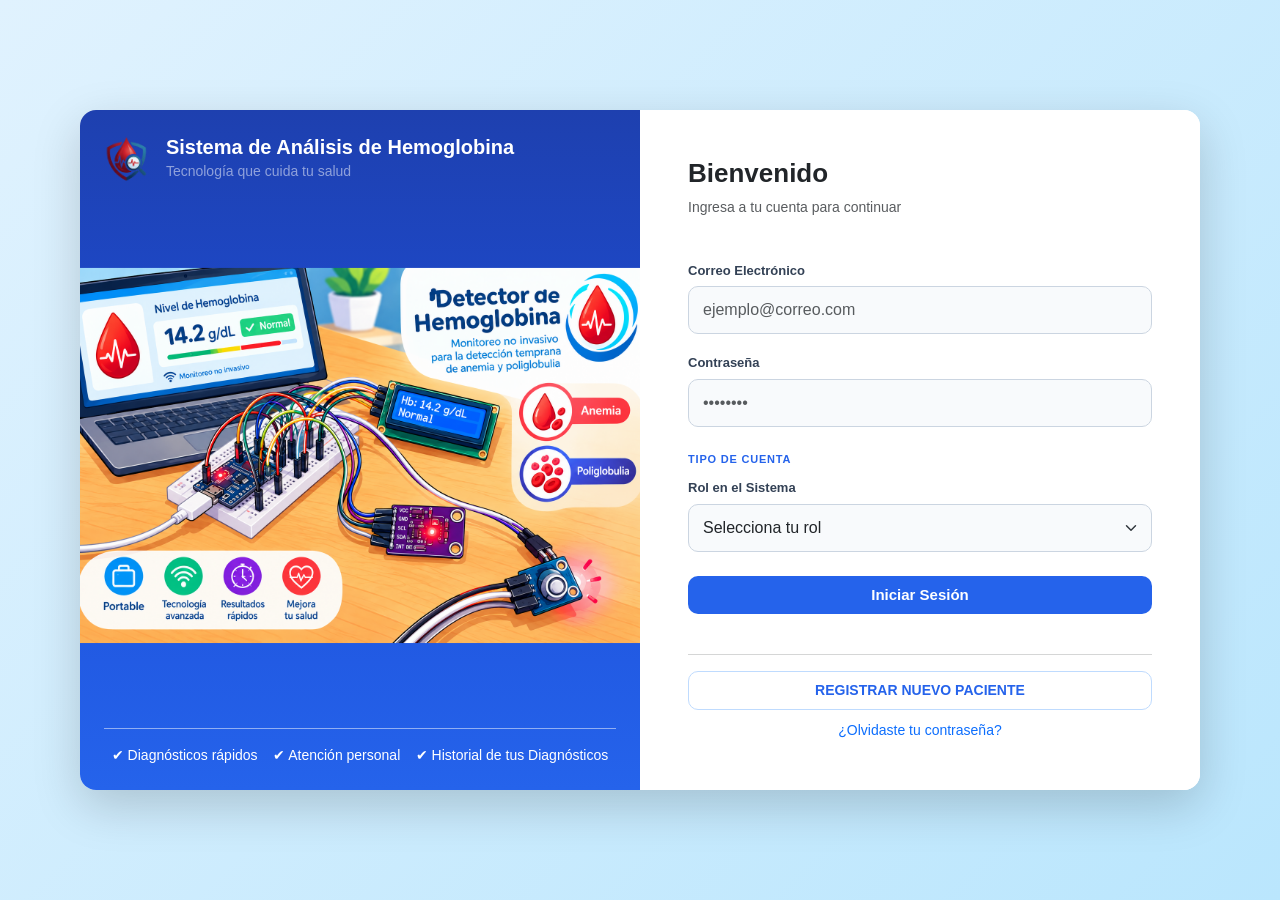
<file: view/Pagina_Administrador.html>
<!DOCTYPE html>
<html lang="es">
<head>
    <meta charset="UTF-8">
    <meta name="viewport" content="width=device-width, initial-scale=1.0">
    <title>Sistema HB - Panel de Administración General</title>
    <link rel="stylesheet" href="../public/css/administrador.css">
    <link rel="stylesheet" href="../public/css/menuHamburguesa.css">
    
</head>
<body>

<!-- NAV BARRA SUPERIOR -->
    <nav>
        <div class="logo">Sistema <span>HB</span></div>

        <!-- BOTÓN HAMBURGUESA (Visible solo en dispositivos móviles) -->
        <button class="nav-toggle" id="navToggle" aria-label="Abrir menú">
            <span></span>
            <span></span>
            <span></span>
        </button>

        <!-- CONTENEDOR DE ACCIONES -->
        <div class="nav-links" id="navLinks">
            <a href="estadisticas.html" id="btnEstadistica" target="_blank" rel="noopener noreferrer" class="btn-estadis">Ver más estadisticas</a>
            <button id="btnCerrarSesion" class="btn-logout">Cerrar Sesión</button>
        </div>
    </nav>

    <main>
        <!-- BIENVENIDA -->
        <div class="banner-admin">
            <span class="banner-etiqueta">Control Global</span>
            <h1 id="txtAdmin">Cargando Administrador...</h1>
            <p>Auditoría de historias clínicas, personal médico asignado y alertas epidemiológicas.</p>
        </div>

        <!-- GRID DE TARJETAS DE MÉTRICAS -->
        <div class="metrics-grid">
            <div class="metric-card mc-pacientes">
                <div class="metric-info">
                    <span>Pacientes Registrados</span>
                    <h2 id="lblTotalPacientes">0</h2>
                </div>
            </div>
            <div class="metric-card mc-medicos">
                <div class="metric-info">
                    <span>Cuerpo Médico Activo</span>
                    <h2 id="lblTotalMedicos">0</h2>
                </div>
            </div>
            <div class="metric-card mc-alertas">
                <div class="metric-info">
                    <span>Alertas Clínicas</span>
                    <h2 id="lblAlertasRiesgo">0</h2>
                </div>
            </div>
        </div>

        <!-- MÓDULO CENTRAL Y CONTROLES -->
        <div class="panel-control">
            <div class="panel-header">
                <div class="tabs-container">
                    <button class="tab-btn active" data-panel="panel-pacientes">Pacientes</button>
                    <button class="tab-btn" data-panel="panel-medicos">Cuerpo Médico</button>
                </div>
                <div class="search-box">
                    <input type="search" id="buscadorGeneral" placeholder="Buscar por nombre o correo..." aria-label="Buscar">
                </div>
            </div>

            <!-- PANEL 1: SECCIÓN DE PACIENTES -->
            <div id="panel-pacientes" class="tab-content active">
                <div class="table-wrapper">
                    <table>
                        <thead>
                            <tr>
                                <th>Paciente</th>
                                <th>Contacto</th>
                                <th>Género</th>
                                <th>Sangre</th>
                                <th>Acciones</th>
                            </tr>
                        </thead>
                        <tbody id="tbodyPacientes">
                            <tr class="fila-mensaje"><td colspan="5">Cargando registros...</td></tr>
                        </tbody>
                    </table>
                </div>
            </div>

            <!-- PANEL 2: SECCIÓN DE CUERPO MÉDICO -->
            <div id="panel-medicos" class="tab-content">
                <div class="table-wrapper">
                    <table>
                        <thead>
                            <tr>
                                <th>Médico</th>
                                <th>Correo</th>
                                <th>Fecha Nac.</th>
                                <th>Especialidades</th>
                                <th>A Cargo</th>
                            </tr>
                        </thead>
                        <tbody id="tbodyMedicos">
                            <tr class="fila-mensaje"><td colspan="5">Cargando registros...</td></tr>
                        </tbody>
                    </table>
                </div>
            </div>
        </div>
    </main>

    <!-- VENTANA MODAL 1: HISTORIAL DE HEMOGLOBINA DE PACIENTE -->
    <div id="modalHistorial" class="custom-modal">
        <div class="modal-card">
            <div class="modal-header-box">
                <h3 id="modalHistorialTitulo">Historial de Hemoglobina</h3>
                <button class="close-modal-btn" data-cerrar aria-label="Cerrar">&times;</button>
            </div>
            <div class="table-wrapper">
                <table>
                    <thead>
                        <tr>
                            <th>Fecha</th>
                            <th>Valor</th>
                            <th>Referencia</th>
                        </tr>
                    </thead>
                    <tbody id="modalHistorialCuerpo"></tbody>
                </table>
            </div>
        </div>
    </div>

    <!-- VENTANA MODAL 2: MÉDICOS ASIGNADOS A UN PACIENTE -->
    <div id="modalMedicosAsignados" class="custom-modal">
        <div class="modal-card modal-chico">
            <div class="modal-header-box">
                <h3>Médicos Asignados</h3>
                <button class="close-modal-btn" data-cerrar aria-label="Cerrar">&times;</button>
            </div>
            <div id="modalMedicosLista" class="lista-medicos">
                <!-- Lista de médicos inyectada mediante JS -->
            </div>
        </div>
    </div>

    <!-- VÍNCULO CON SCRIPTS LOGICOS -->
    <script src="../public/js/config.js"></script>
    <script type="module" src="../public/js/administrador.js"></script>
</body>
</html>
</file>
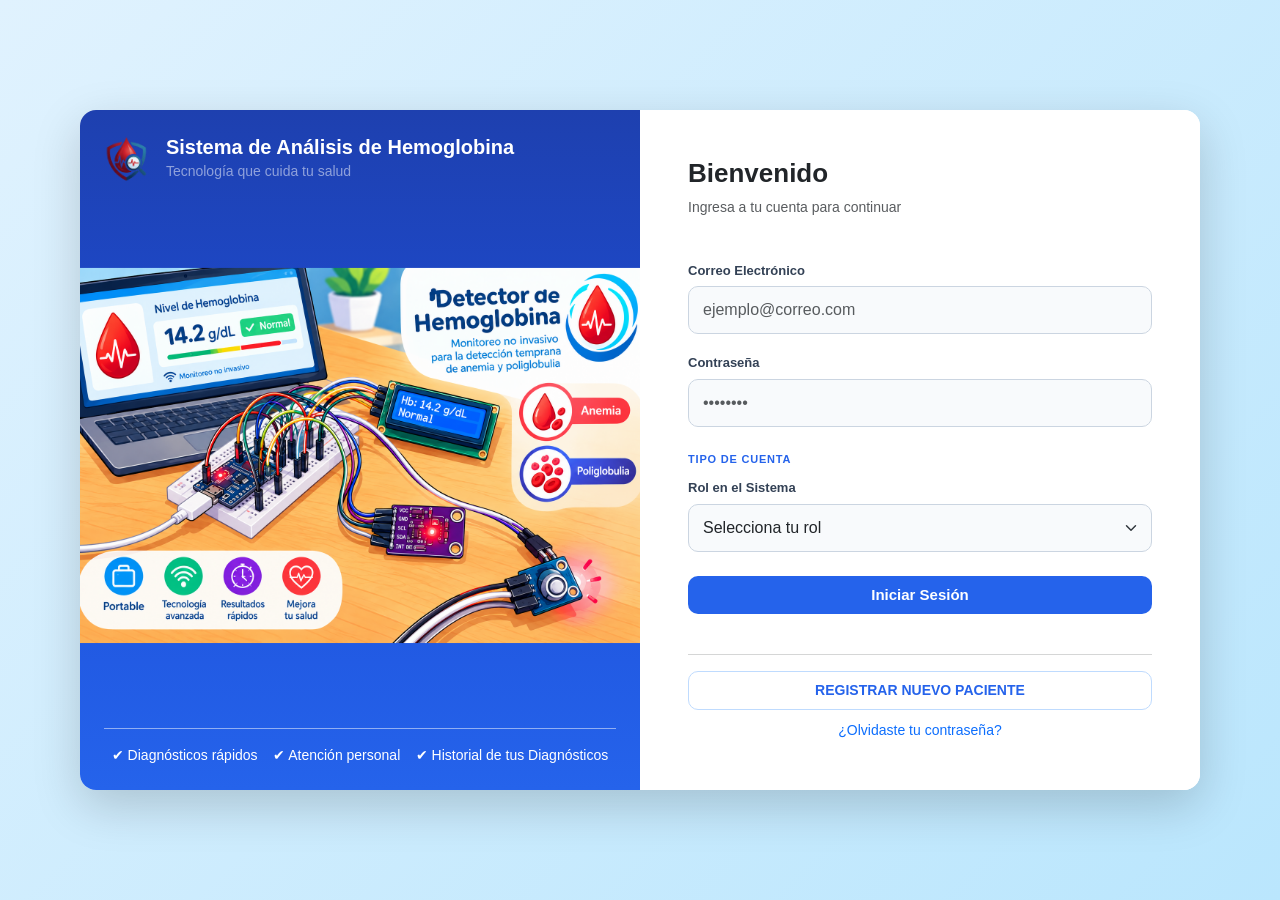
<file: view/Pagina_Medicos.html>
<!DOCTYPE html>
<html lang="es">
<head>
    <meta charset="UTF-8">
    <meta name="viewport" content="width=device-width, initial-scale=1.0">
    <title>Sistema HB - Panel Médico</title>
    <link href="https://cdn.jsdelivr.net/npm/bootstrap@5.3.8/dist/css/bootstrap.min.css" rel="stylesheet" integrity="sha384-sRIl4kxILFvY47J16cr9ZwB07vP4J8+LH7qKQnuqkuIAvNWLzeN8tE5YBujZqJLB" crossorigin="anonymous">
    <link rel="stylesheet" href="../public/css/medicos.css">
    <link rel="stylesheet" href="../public/css/menuHamburguesa.css">
</head>
<body>
    <nav>
        <div class="logo">Sistema <span>HB</span></div>

        <!-- BOTÓN HAMBURGUESA (Visible solo en móviles) -->
        <button class="nav-toggle" id="navToggle" aria-label="Abrir menú">
            <span></span>
            <span></span>
            <span></span>
        </button>

        <!-- CONTENEDOR DE ENLACES / BOTONES DE ACCIÓN -->
        <div class="nav-links" id="navLinks">
            <button id="btnEditarPerfil" class="btn btn-warning">Editar Perfil</button>
            <a href="estadisticas.html" target="_blank" rel="noopener noreferrer" class="btn btn-primary">Ver más estadísticas</a>
            <button id="btnCerrarSesion" class="btn-logout">Cerrar Sesión</button>
        </div>
    </nav>

    <main>
        <!-- BANNER DE BIENVENIDA -->
        <div class="banner">
            <div>
                <p class="banner-etiqueta">Área Médica</p>
                <h1 id="txtMedico">Cargando Panel...</h1>
                <p>Gestión epidemiológica y monitoreo de niveles de hemoglobina.</p>
            </div>
            <div class="counter-box" title="Total de pacientes asignados a tu cuenta médica">
                <span class="counter-title">Pacientes</span>
                <span id="lblTotalPacientes" class="counter-number">0</span>
            </div>
        </div>

        <!-- REJILLA DE DASHBOARD -->
        <div class="dashboard-grid">
            
            <!-- PANEL 1: GRÁFICO GLOBAL -->
            <div class="card">
                <h3>Estado Clínico Global</h3>
                <div class="chart-container">
                    <div id="graficoDonut" class="css-donut" title="Distribución porcentual de los estados clínicos"></div>
                    <div id="mensajeSinPacientes" class="sin-datos" hidden>
                        No hay suficientes datos para graficar.
                    </div>

                    <div class="chart-legends">
                        <div class="legend-item"><span class="dot dot-normal"></span> Normal</div>
                        <div class="legend-item"><span class="dot dot-anemia"></span> Anemia</div>
                        <div class="legend-item"><span class="dot dot-poliglobulia"></span> Poliglobulia</div>
                    </div>
                </div>
            </div>

            <!-- PANEL 2: SECCIÓN DE PACIENTES (MIS PACIENTES / AÑADIR PACIENTES) -->
            <div class="card">
                <!-- PESTAÑAS DE NAVEGACIÓN -->
                <div class="tabs-barra">
                    <div class="tabs" role="tablist">
                        <button id="tabMisPacientes" class="tab-btn active" role="tab" aria-selected="true">Mis Pacientes</button>
                        <button id="tabAnadirPacientes" class="tab-btn" role="tab" aria-selected="false">Añadir Pacientes</button>
                    </div>
                    <div class="search-box">
                        <input type="search" id="txtBuscarPaciente" placeholder="Buscar paciente por nombre..." aria-label="Buscar paciente">
                    </div>
                </div>

                <!-- CONTENIDO 1: MIS PACIENTES ASIGNADOS -->
                <div id="vistaMisPacientes" class="tab-content">
                    <div class="table-wrapper">
                        <table>
                            <thead>
                                <tr>
                                    <th>Paciente</th>
                                    <th>Último análisis</th>
                                    <th>Fecha</th>
                                    <th>Tipo de Sangre</th>
                                    <th>Ciudad</th>
                                    <th>Análisis</th>
                                    <th>Acción</th>
                                </tr>
                            </thead>
                            <tbody id="listaPacientes">
                                <!-- Se genera dinámicamente desde medicos.js -->
                            </tbody>
                        </table>
                    </div>
                </div>

                <!-- CONTENIDO 2: AÑADIR NUEVOS PACIENTES -->
                <div id="vistaAnadirPacientes" class="tab-content" hidden>
                    <div class="table-wrapper">
                        <table>
                            <thead>
                                <tr>
                                    <th>Paciente</th>
                                    <th>Tipo de Sangre</th>
                                    <th>Ciudad</th>
                                    <th>Acción</th>
                                </tr>
                            </thead>
                            <tbody id="listaPacientesGlobales">
                                <!-- Se genera dinámicamente desde la función cargarPacientes() -->
                            </tbody>
                        </table>
                    </div>
                </div>
            </div>

        </div>
    </main>

    <script src="../public/js/config.js"></script>
    <script type="module" src="../public/js/medicos.js"></script>
</body>
</html>
</file>
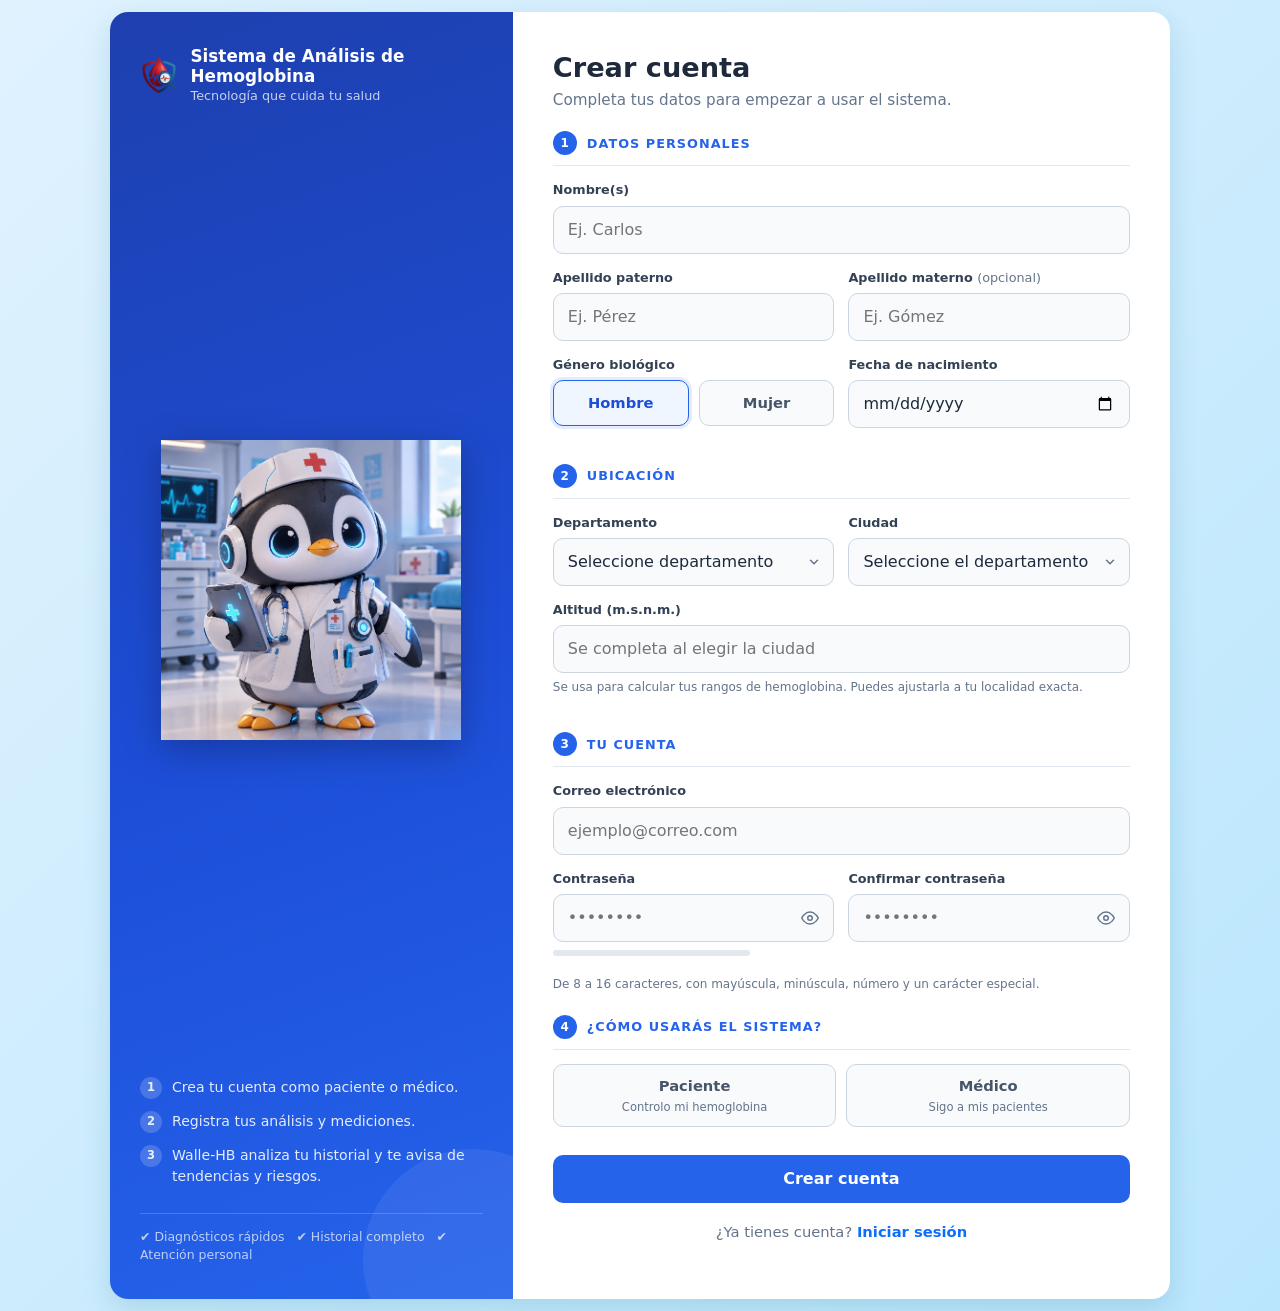
<file: view/Registro.html>
<!DOCTYPE html>
<html lang="es">

<head>
  <meta charset="UTF-8">
  <meta name="viewport" content="width=device-width, initial-scale=1.0">
  <title>Crear cuenta - Sistema HB</title>
  <link href="https://cdn.jsdelivr.net/npm/bootstrap@5.3.8/dist/css/bootstrap.min.css" rel="stylesheet"
    integrity="sha384-sRIl4kxILFvY47J16cr9ZwB07vP4J8+LH7qKQnuqkuIAvNWLzeN8tE5YBujZqJLB" crossorigin="anonymous">

  <link rel="stylesheet" href="../public/css/registro.css">
  <link rel="stylesheet" href="../public/css/loader.css">
</head>

<body>
  <div class="auth-shell">

    <!-- Panel de marca -->
    <aside class="auth-aside">
      <div class="marca">
        <img src="../public/img/icon.png" alt="Logotipo">
        <h2>Sistema de Análisis de Hemoglobina
          <small>Tecnología que cuida tu salud</small>
        </h2>
      </div>

      <div class="aside-mascota">
        <img src="../public/img/Walle-HB.png" alt="Walle-HB, la mascota del sistema">
      </div>

      <ol class="aside-pasos">
        <li><b>1</b> Crea tu cuenta como paciente o médico.</li>
        <li><b>2</b> Registra tus análisis y mediciones.</li>
        <li><b>3</b> Walle-HB analiza tu historial y te avisa de tendencias y riesgos.</li>
      </ol>

      <div class="aside-pie">✔ Diagnósticos rápidos &nbsp; ✔ Historial completo &nbsp; ✔ Atención personal</div>
    </aside>

    <!-- Formulario -->
    <main class="auth-main">
      <div class="header-title">
        <h1>Crear cuenta</h1>
        <p>Completa tus datos para empezar a usar el sistema.</p>
      </div>

      <div id="aviso" class="aviso" hidden role="alert"></div>

      <form id="formRegistro" novalidate>

        <fieldset class="seccion">
          <legend><span class="num">1</span> Datos personales</legend>

          <div class="form-group">
            <label for="nombre">Nombre(s)</label>
            <input type="text" id="nombre" name="nombre" maxlength="30" placeholder="Ej. Carlos" autocomplete="given-name" required>
          </div>

          <div class="row-2">
            <div class="form-group">
              <label for="apellido_paterno">Apellido paterno</label>
              <input type="text" id="apellido_paterno" name="apellido_paterno" maxlength="30" placeholder="Ej. Pérez" autocomplete="family-name">
            </div>
            <div class="form-group">
              <label for="apellido_materno">Apellido materno <span class="opcional">(opcional)</span></label>
              <input type="text" id="apellido_materno" name="apellido_materno" maxlength="30" placeholder="Ej. Gómez">
            </div>
          </div>

          <div class="row-2">
            <div class="form-group">
              <span class="etiqueta">Género biológico</span>
              <div class="opciones">
                <label class="opcion"><input type="radio" name="genero" value="Masculino" checked><span>Hombre</span></label>
                <label class="opcion"><input type="radio" name="genero" value="Femenino"><span>Mujer</span></label>
              </div>
            </div>
            <div class="form-group">
              <label for="fecha_nacimiento">Fecha de nacimiento</label>
              <input type="date" id="fecha_nacimiento" name="fecha_nacimiento" autocomplete="bday" required>
            </div>
          </div>
        </fieldset>

        <fieldset class="seccion">
          <legend><span class="num">2</span> Ubicación</legend>

          <div class="row-2">
            <div class="form-group">
              <label for="departamento">Departamento</label>
              <select id="departamento" name="departamento" required>
                <option value="" disabled selected>Cargando departamentos...</option>
              </select>
            </div>
            <div class="form-group">
              <label for="provincia">Ciudad</label>
              <select id="provincia" name="provincia" required>
                <option value="" disabled selected>Seleccione el departamento primero</option>
              </select>
            </div>
          </div>

          <div class="form-group">
            <label for="altitud">Altitud (m.s.n.m.)</label>
            <input type="number" id="altitud" name="altitud" min="0" inputmode="numeric" placeholder="Se completa al elegir la ciudad" required>
            <span class="helper-text">Se usa para calcular tus rangos de hemoglobina. Puedes ajustarla a tu localidad exacta.</span>
          </div>
        </fieldset>

        <fieldset class="seccion">
          <legend><span class="num">3</span> Tu cuenta</legend>

          <div class="form-group">
            <label for="correo">Correo electrónico</label>
            <input type="email" id="correo" name="correo" maxlength="100" placeholder="ejemplo@correo.com" autocomplete="email" required>
          </div>

          <div class="row-2">
            <div class="form-group">
              <label for="password">Contraseña</label>
              <div class="campo-password">
                <input type="password" id="password" name="password" maxlength="16" placeholder="••••••••" autocomplete="new-password" required>
                <button type="button" class="btn-ojo" data-toggle-password="password" aria-label="Mostrar contraseña">
                  <svg xmlns="http://www.w3.org/2000/svg" width="18" height="18" viewBox="0 0 24 24" fill="none" stroke="currentColor" stroke-width="2" stroke-linecap="round" stroke-linejoin="round"><path d="M1 12s4-8 11-8 11 8 11 8-4 8-11 8-11-8-11-8z"></path><circle cx="12" cy="12" r="3"></circle></svg>
                </button>
              </div>
              <div class="fuerza"><div class="fuerza-barra" id="fuerzaBarra"></div><span class="fuerza-texto" id="fuerzaTexto"></span></div>
            </div>
            <div class="form-group">
              <label for="confirm_password">Confirmar contraseña</label>
              <div class="campo-password">
                <input type="password" id="confirm_password" name="confirm_password" maxlength="16" placeholder="••••••••" autocomplete="new-password" required>
                <button type="button" class="btn-ojo" data-toggle-password="confirm_password" aria-label="Mostrar contraseña">
                  <svg xmlns="http://www.w3.org/2000/svg" width="18" height="18" viewBox="0 0 24 24" fill="none" stroke="currentColor" stroke-width="2" stroke-linecap="round" stroke-linejoin="round"><path d="M1 12s4-8 11-8 11 8 11 8-4 8-11 8-11-8-11-8z"></path><circle cx="12" cy="12" r="3"></circle></svg>
                </button>
              </div>
            </div>
          </div>
          <span class="helper-text">De 8 a 16 caracteres, con mayúscula, minúscula, número y un carácter especial.</span>
        </fieldset>

        <fieldset class="seccion">
          <legend><span class="num">4</span> ¿Cómo usarás el sistema?</legend>

          <div class="opciones">
            <label class="opcion"><input type="radio" name="rol" value="Paciente"><span>Paciente<small>Controlo mi hemoglobina</small></span></label>
            <label class="opcion"><input type="radio" name="rol" value="Medico"><span>Médico<small>Sigo a mis pacientes</small></span></label>
          </div>

          <div id="contenedorTipoSangre" class="bloque-rol" hidden>
            <div class="form-group">
              <label for="Tipo_Sangre">Tipo de sangre</label>
              <select id="Tipo_Sangre" name="Tipo_Sangre"></select>
            </div>
          </div>

          <div id="contenedorEspecialidad" class="bloque-rol" hidden>
            <div class="form-group">
              <span class="etiqueta">Especialidades médicas</span>
              <div id="selectorEspecialidades"></div>
              <span class="helper-text">Puedes elegir más de una.</span>
            </div>
          </div>
        </fieldset>

        <button type="submit" class="btn-submit" id="btnRegistrar">Crear cuenta</button>
      </form>

      <p class="volver-login">¿Ya tienes cuenta? <a href="../index.html">Iniciar sesión</a></p>
    </main>
  </div>

  <script src="../public/js/config.js"></script>
  <script src="../public/js/loader.js"></script>
  <script type="module" src="../public/js/register.js"></script>
</body>
</html>
</file>
<file: public/css/login.css>
body {
  font-family: 'Segoe UI', Tahoma, Geneva, Verdana, sans-serif;
  background: linear-gradient(135deg, #e0f2fe 0%, #bae6fd 100%);
  margin: 0;
  display: flex;
  justify-content: center;
  align-items: center;
  min-height: 100vh;
  box-sizing: border-box;
}

.login-main-container {
  width: 100%;
  max-width: 1150px;
  padding: 15px;
  box-sizing: border-box;
}

.login-card-wrapper {
  background-color: #ffffff;
  border-radius: 16px;
  box-shadow: 0 10px 25px rgba(14, 116, 144, 0.15);
  overflow: hidden; /* Esto oculta cualquier desbordamiento manteniendo los bordes limpios */
  min-height: 580px;
}

.login-left-panel {
  background: linear-gradient(180deg, #1e40af 0%, #1d4ed8 50%, #2563eb 100%);
  position: relative;
  overflow: hidden; /* Contiene la imagen ampliada */
}

.mascot-img {
  max-height: 380px !important; /* Incrementamos el tamaño visual */
  width: auto;
  transform: scale(1.1);       /* Le da un efecto de expansión controlado */
  transition: transform 0.3s ease;
}

.header h1 {
  font-size: 26px;
  color: #1e293b;
}

.header p {
  font-size: 14px;
  color: #64748b;
}

.form-label {
  font-size: 13px;
  font-weight: 600;
  color: #334155;
  margin-bottom: 6px;
}

.form-control,
.form-select {
  padding: 11px 14px;
  border: 1px solid #cbd5e1;
  border-radius: 10px;
  font-size: 14px;
  background-color: #f8fafc;
  box-sizing: border-box;
  transition: all 0.2s ease-in-out;
}

.form-control:focus,
.form-select:focus {
  border-color: #2563eb;
  background-color: #ffffff;
  box-shadow: 0 0 0 4px rgba(37, 99, 235, 0.12);
}

.divider-title {
  font-size: 11px;
  color: #2563eb;
  letter-spacing: 0.8px;
}

.btn-custom-primary {
  background-color: #2563eb;
  color: #ffffff;
  border: none;
  font-size: 15px;
  font-weight: 600;
  border-radius: 10px;
  transition: background-color 0.2s;
}

.btn-custom-primary:hover {
  background-color: #1d4ed8;
}

#panel-datos
{
  color: black;
}

.btn-custom-secondary {
  background-color: #ffffff;
  color: #2563eb;
  border: 1px solid #bfdbfe;
  font-size: 14px;
  font-weight: 600;
  border-radius: 10px;
  text-transform: uppercase;
  transition: background-color 0.2s;
}

.btn-custom-secondary:hover {
  background-color: #eff6ff;
  color: #1d4ed8;
}

/* Avisos dentro de la página */
.aviso { padding: 10px 14px; border-radius: 8px; font-size: 14px; margin-bottom: 16px; line-height: 1.4; }
.aviso-error { background: #fde8e8; color: #9b1c1c; border: 1px solid #fbd5d5; }
.aviso-exito { background: #def7ec; color: #03543f; border: 1px solid #bcf0da; }
.aviso-info { background: #e0f2fe; color: #075985; border: 1px solid #bae6fd; }
[hidden] { display: none !important; }

/* Responsive */
html { -webkit-text-size-adjust: 100%; }
body { padding: 0; }
.form-control, .form-select { font-size: 16px; } /* evita el zoom automático en iPhone */
.logo-img { max-width: 100%; }
@media (max-width: 991.98px) {
  body { align-items: flex-start; }
  .login-main-container { padding: 12px; }
  .login-card-wrapper { min-height: 0; border-radius: 14px; }
}
@media (max-width: 575.98px) {
  .login-main-container { padding: 0; }
  .login-card-wrapper { border-radius: 0; box-shadow: none; min-height: 100vh; }
  .login-right-panel { padding: 24px 18px !important; justify-content: flex-start !important; }
  .header h1 { font-size: 22px; }
}
@media (prefers-reduced-motion: reduce) { * { transition: none !important; } }
</file>
<file: public/css/loader.css>
/* --- COMPONENTE GLOBAL DE PANTALLA DE CARGA --- */
#globalLoader {
  position: fixed;
  top: 0;
  left: 0;
  width: 100vw;
  height: 100vh;
  background-color: rgba(15, 23, 42, 0.85);
  backdrop-filter: blur(4px);
  display: flex;
  justify-content: center;
  align-items: center;
  z-index: 9999;
  opacity: 0;
  visibility: hidden;
  transition: opacity 0.3s ease, visibility 0.3s ease;
}

#globalLoader.active {
  opacity: 1;
  visibility: visible;
}

.loader-container {
  display: flex;
  flex-direction: column;
  align-items: center;
  gap: 20px;
}

/* Spinner circular con barritas rotatorias estilo radial */
.spinner-wrapper {
  position: relative;
  width: 110px;
  height: 110px;
  display: flex;
  justify-content: center;
  align-items: center;
}

.spinner-blade {
  position: absolute;
  width: 4px;
  height: 14px;
  background-color: #38bdf8;
  border-radius: 2px;
  animation: spinnerFade 1.2s linear infinite;
}

/* Posicionamiento radial de las 12 barritas */
.spinner-blade:nth-child(1)  { transform: rotate(0deg) translate(0, -38px); animation-delay: -1.1s; }
.spinner-blade:nth-child(2)  { transform: rotate(30deg) translate(0, -38px); animation-delay: -1.0s; }
.spinner-blade:nth-child(3)  { transform: rotate(60deg) translate(0, -38px); animation-delay: -0.9s; }
.spinner-blade:nth-child(4)  { transform: rotate(90deg) translate(0, -38px); animation-delay: -0.8s; }
.spinner-blade:nth-child(5)  { transform: rotate(120deg) translate(0, -38px); animation-delay: -0.7s; }
.spinner-blade:nth-child(6)  { transform: rotate(150deg) translate(0, -38px); animation-delay: -0.6s; }
.spinner-blade:nth-child(7)  { transform: rotate(180deg) translate(0, -38px); animation-delay: -0.5s; }
.spinner-blade:nth-child(8)  { transform: rotate(210deg) translate(0, -38px); animation-delay: -0.4s; }
.spinner-blade:nth-child(9)  { transform: rotate(240deg) translate(0, -38px); animation-delay: -0.3s; }
.spinner-blade:nth-child(10) { transform: rotate(270deg) translate(0, -38px); animation-delay: -0.2s; }
.spinner-blade:nth-child(11) { transform: rotate(300deg) translate(0, -38px); animation-delay: -0.1s; }
.spinner-blade:nth-child(12) { transform: rotate(330deg) translate(0, -38px); animation-delay: 0s; }

@keyframes spinnerFade {
  0% { opacity: 1; }
  100% { opacity: 0.15; }
}

/* Logo central estático o con sutil pulso */
.loader-logo {
  position: absolute;
  width: 50px;
  height: 50px;
  object-fit: contain;
  border-radius: 50%;
  animation: pulseLogo 2s ease-in-out infinite;
}

@keyframes pulseLogo {
  0%, 100% { transform: scale(1); }
  50% { transform: scale(1.08); }
}

.loader-text {
  color: #f8fafc;
  font-size: 15px;
  font-weight: 600;
  letter-spacing: 1px;
  text-transform: uppercase;
}
</file>
<file: public/css/recuperacion.css>
/* Páginas de recuperación de contraseña */
*, *::before, *::after { box-sizing: border-box; }
body {
    margin: 0; min-height: 100vh; display: flex; align-items: center; justify-content: center;
    padding: 16px; background: linear-gradient(135deg, #e0f2fe 0%, #bae6fd 100%);
    font-family: 'Segoe UI', Tahoma, Geneva, Verdana, sans-serif;
}
.tarjeta {
    width: 100%; max-width: 420px; background: #fff; border-radius: 14px;
    padding: clamp(20px, 6vw, 40px); box-shadow: 0 10px 25px rgba(14, 116, 144, .15);
}
.tarjeta h1 { font-size: clamp(1.25rem, 5vw, 1.5rem); font-weight: 700; color: #1f2937; text-align: center; margin: 0 0 .5rem; }
.tarjeta .sub { color: #4b5563; font-size: .9rem; text-align: center; line-height: 1.4; margin: 0 0 1.5rem; }
.campo { margin-bottom: 1.1rem; }
.campo label { display: block; color: #374151; font-size: .875rem; font-weight: 600; margin-bottom: .4rem; }
.campo input {
    width: 100%; padding: .75rem 1rem; border: 1px solid #d1d5db; border-radius: 8px;
    font-size: 16px; outline: none; transition: border-color .2s, box-shadow .2s;
}
.campo input:focus { border-color: #2563eb; box-shadow: 0 0 0 3px rgba(37, 99, 235, .15); }
.campo input[aria-invalid="true"] { border-color: #dc2626; }
.ayuda { display: block; color: #6b7280; font-size: .78rem; margin-top: .35rem; }
.btn-principal {
    width: 100%; background: #2563eb; color: #fff; border: 0; border-radius: 8px;
    padding: .8rem; font-size: .95rem; font-weight: 600; cursor: pointer; transition: background .2s;
}
.btn-principal:hover:not(:disabled) { background: #1d4ed8; }
.btn-principal:disabled { opacity: .6; cursor: not-allowed; }
.aviso { padding: 10px 14px; border-radius: 8px; font-size: .875rem; margin-bottom: 1rem; line-height: 1.4; }
.aviso-error { background: #fde8e8; color: #9b1c1c; }
.aviso-exito { background: #def7ec; color: #03543f; }
.aviso-info { background: #e0f2fe; color: #075985; }
[hidden] { display: none !important; }
.pie { margin-top: 1.4rem; padding-top: 1.1rem; border-top: 1px solid #e5e7eb; text-align: center; }
.pie a { color: #6b7280; text-decoration: none; font-size: .875rem; font-weight: 500; }
.pie a:hover { color: #374151; }
@media (prefers-reduced-motion: reduce) { * { transition: none !important; } }
</file>
<file: public/css/formularios.css>
/* ============================================================================
   Estilos compartidos de los formularios: registro, editar paciente y editar médico.
   Misma paleta azul del login. Responsivo: móvil primero.
   ========================================================================== */
:root {
    --f-primario: #2563eb;
    --f-primario-osc: #1d4ed8;
    --f-primario-claro: #eff6ff;
    --f-borde: #cbd5e1;
    --f-fondo-campo: #f8fafc;
    --f-texto: #1e293b;
    --f-suave: #64748b;
    --f-error: #b91c1c;
    --f-exito: #047857;
}

*, *::before, *::after { box-sizing: border-box; }

body {
    margin: 0;
    font-family: 'Segoe UI', system-ui, -apple-system, Tahoma, sans-serif;
    color: var(--f-texto);
    background: linear-gradient(135deg, #e0f2fe 0%, #bae6fd 100%);
    min-height: 100vh;
    min-height: 100dvh;
}

/* ---------- Tarjeta y encabezado ---------- */
.card {
    border: 0;
    background: #fff;
    width: min(100% - 24px, 680px);
    margin: 16px auto;
    padding: clamp(20px, 5vw, 36px);
    border-radius: 18px;
    box-shadow: 0 10px 28px rgba(14, 116, 144, .15);
}

.header-title { text-align: center; margin-bottom: 22px; }
.header-title h1 { font-size: clamp(1.3rem, 4.5vw, 1.7rem); font-weight: 800; margin: 0; }
.header-title p { color: var(--f-suave); margin: 4px 0 0; font-size: .95rem; }

/* ---------- Secciones ---------- */
fieldset.seccion {
    border: 0;
    margin: 0 0 22px;
    padding: 0;
    min-width: 0;
}

fieldset.seccion > legend {
    display: flex;
    align-items: center;
    gap: 10px;
    width: 100%;
    padding: 0 0 10px;
    margin-bottom: 14px;
    font-size: .8rem;
    font-weight: 700;
    letter-spacing: .08em;
    text-transform: uppercase;
    color: var(--f-primario);
    border-bottom: 1px solid #e2e8f0;
    float: none;
}

fieldset.seccion > legend .num {
    display: inline-grid;
    place-items: center;
    width: 24px;
    height: 24px;
    border-radius: 50%;
    background: var(--f-primario);
    color: #fff;
    font-size: .75rem;
    letter-spacing: 0;
}

/* ---------- Campos ---------- */
.form-group { margin-bottom: 14px; min-width: 0; }

label, .etiqueta {
    display: block;
    font-size: .8rem;
    font-weight: 600;
    color: #334155;
    margin-bottom: 6px;
}

.opcional { font-weight: 400; color: var(--f-suave); }

input[type="text"], input[type="email"], input[type="password"],
input[type="date"], input[type="number"], select {
    width: 100%;
    padding: 11px 14px;
    font-size: 16px;               /* 16px evita el zoom automático en iPhone */
    color: var(--f-texto);
    background: var(--f-fondo-campo);
    border: 1px solid var(--f-borde);
    border-radius: 10px;
    transition: border-color .2s, box-shadow .2s, background .2s;
    appearance: none;
    -webkit-appearance: none;
}

select {
    background-image: url("data:image/svg+xml;utf8,<svg xmlns='http://www.w3.org/2000/svg' width='14' height='14' viewBox='0 0 24 24' fill='none' stroke='%2364748b' stroke-width='2.5' stroke-linecap='round' stroke-linejoin='round'><polyline points='6 9 12 15 18 9'/></svg>");
    background-repeat: no-repeat;
    background-position: right 12px center;
    padding-right: 36px;
}

input:focus, select:focus {
    outline: none;
    border-color: var(--f-primario);
    background-color: #fff;
    box-shadow: 0 0 0 4px rgba(37, 99, 235, .12);
}

input[aria-invalid="true"], select[aria-invalid="true"] {
    border-color: var(--f-error);
    box-shadow: 0 0 0 4px rgba(185, 28, 28, .1);
}

input[readonly] { background: #eef2f7; color: #475569; }

.helper-text { display: block; margin-top: 5px; font-size: .75rem; color: var(--f-suave); }

/* Una columna en móvil, dos desde tablet */
.row-2 { display: grid; grid-template-columns: 1fr; gap: 0 14px; }

/* ---------- Opciones tipo tarjeta (género, rol) ---------- */
.opciones { display: grid; grid-template-columns: repeat(2, 1fr); gap: 10px; }

.opcion { position: relative; margin: 0; }
.opcion input { position: absolute; opacity: 0; inset: 0; width: 100%; height: 100%; cursor: pointer; }

.opcion span {
    display: flex;
    align-items: center;
    justify-content: center;
    gap: 8px;
    min-height: 46px;
    padding: 10px 12px;
    border: 1px solid var(--f-borde);
    border-radius: 10px;
    background: var(--f-fondo-campo);
    font-size: .92rem;
    font-weight: 600;
    color: #475569;
    text-align: center;
    transition: all .15s;
}

.opcion input:checked + span {
    border-color: var(--f-primario);
    background: var(--f-primario-claro);
    color: var(--f-primario-osc);
    box-shadow: 0 0 0 3px rgba(37, 99, 235, .12);
}

.opcion input:focus-visible + span { outline: 2px solid var(--f-primario); outline-offset: 2px; }

/* ---------- Contraseña ---------- */
.campo-password { position: relative; }
.campo-password input { padding-right: 46px; }

.btn-ojo {
    position: absolute;
    top: 50%;
    right: 6px;
    transform: translateY(-50%);
    width: 36px;
    height: 36px;
    display: grid;
    place-items: center;
    background: transparent;
    border: 0;
    border-radius: 8px;
    color: var(--f-suave);
    cursor: pointer;
}
.btn-ojo:hover { background: #e2e8f0; color: var(--f-texto); }

.fuerza { display: flex; align-items: center; gap: 10px; margin-top: 8px; }
.fuerza-barra { flex: 1; height: 6px; background: #e2e8f0; border-radius: 99px; overflow: hidden; }
.fuerza-barra::after {
    content: "";
    display: block;
    height: 100%;
    width: calc(var(--nivel, 0) * 25%);
    border-radius: inherit;
    background: #ef4444;
    transition: width .25s, background .25s;
}
.fuerza-barra[data-nivel="2"]::after { background: #f59e0b; }
.fuerza-barra[data-nivel="3"]::after { background: #84cc16; }
.fuerza-barra[data-nivel="4"]::after { background: #16a34a; }
.fuerza-texto { min-width: 74px; font-size: .75rem; color: var(--f-suave); text-align: right; }

/* ---------- Especialidades (selección múltiple) ---------- */
.multi-especialidades .chips {
    display: flex;
    flex-wrap: wrap;
    gap: 8px;
    min-height: 40px;
    padding: 8px;
    margin-bottom: 8px;
    border: 1px dashed var(--f-borde);
    border-radius: 10px;
    background: var(--f-fondo-campo);
}

.chip {
    display: inline-flex;
    align-items: center;
    gap: 6px;
    padding: 5px 6px 5px 12px;
    border-radius: 99px;
    background: var(--f-primario-claro);
    border: 1px solid #bfdbfe;
    color: var(--f-primario-osc);
    font-size: .85rem;
    font-weight: 600;
}

.chip button {
    width: 22px;
    height: 22px;
    line-height: 1;
    border: 0;
    border-radius: 50%;
    background: #dbeafe;
    color: var(--f-primario-osc);
    font-size: 1rem;
    cursor: pointer;
}
.chip button:hover { background: #bfdbfe; }

.chips-vacio { align-self: center; color: var(--f-suave); font-size: .85rem; padding-left: 4px; }

/* ---------- Avisos y botones ---------- */
.aviso { padding: 12px 14px; margin-bottom: 18px; border-radius: 10px; font-size: .9rem; line-height: 1.4; }
.aviso[hidden] { display: none; }
.aviso-error { background: #fef2f2; color: var(--f-error); border: 1px solid #fecaca; }
.aviso-exito { background: #ecfdf5; color: var(--f-exito); border: 1px solid #a7f3d0; }
.aviso-info { background: var(--f-primario-claro); color: var(--f-primario-osc); border: 1px solid #bfdbfe; }

.btn-submit {
    width: 100%;
    min-height: 48px;
    margin-top: 6px;
    border: 0;
    border-radius: 10px;
    background: var(--f-primario);
    color: #fff;
    font-size: 1rem;
    font-weight: 700;
    cursor: pointer;
    transition: background .2s, transform .1s;
}
.btn-submit:hover { background: var(--f-primario-osc); }
.btn-submit:active { transform: scale(.99); }
.btn-submit:disabled { opacity: .6; cursor: wait; }

.enlace-volver { display: block; text-align: center; margin-top: 14px; font-weight: 600; }

.pie-form { margin-top: 18px; padding-top: 16px; border-top: 1px solid #e2e8f0; text-align: center; }
.pie-form .btn { width: 100%; }

.badge-rol {
    padding: 10px 14px;
    border-radius: 10px;
    background: #ecfdf5;
    border: 1px solid #a7f3d0;
    color: var(--f-exito);
    font-weight: 600;
    font-size: .9rem;
    text-align: center;
}

[hidden] { display: none !important; }

/* ---------- Tablet y escritorio ---------- */
@media (min-width: 560px) {
    .row-2 { grid-template-columns: 1fr 1fr; }
    .card { margin: 28px auto; }
}

@media (prefers-reduced-motion: reduce) {
    * { transition: none !important; animation: none !important; }
}

/* Edición de perfil */
[hidden] { display: none !important; }
.insignia-ok {
    color: #047857; font-weight: 600; font-size: 14px; padding: 10px 14px;
    background: #ecfdf5; border: 1px solid #a7f3d0; border-radius: 8px; text-align: center;
}
.bloque-rol { margin-top: 4px; }
#contenedorAccionRol .btn { width: 100%; }
</file>
<file: public/css/editarmedico.css>
/* Mismos estilos que el resto de formularios (ver formularios.css). */
@import url("formularios.css");
</file>
<file: public/css/editarpaciente.css>
/* Mismos estilos que el resto de formularios (ver formularios.css). */
@import url("formularios.css");
</file>
<file: public/css/estadisticas.css>
:root {
    --bg-primary: #f8fafc;
    --card-bg: #ffffff;
    --text-main: #0f172a;
    --text-muted: #64748b;
    --border-color: #e2e8f0;
    --primary: #2563eb;
    --primary-hover: #1d4ed8;
    --color-normal: #10b981;
    --color-anemia: #ef4444;
    --color-poliglobulia: #f59e0b;
}
 * {
    box-sizing: border-box;
    margin: 0;
    padding: 0;
    font-family: 'Segoe UI', system-ui, -apple-system, sans-serif;
}
 body {
    background-color: var(--bg-primary);
    color: var(--text-main);
    padding: 24px;
}
 main {
    max-width: 1400px;
    margin: 0 auto;
    display: flex;
    flex-direction: column;
    gap: 24px;
}
 /* Encabezado Principal */
.header-banner {
    background: linear-gradient(135deg, #1e1b4b 0%, #312e81 100%);
    color: #ffffff;
    padding: 28px 40px;
    border-radius: 16px;
    box-shadow: 0 10px 15px -3px rgba(30, 27, 75, 0.1);
}
 .header-banner h1 {
    font-size: 26px;
    font-weight: 700;
}
 .header-banner p {
    margin-top: 6px;
    color: #c7d2fe;
    font-size: 14px;
}
 /* Panel de Control de Filtros Cruzados */
.filtros-panel {
    background: var(--card-bg);
    padding: 20px;
    border-radius: 14px;
    border: 1px solid var(--border-color);
    box-shadow: 0 4px 6px -1px rgba(0, 0, 0, 0.02);
    display: grid;
    grid-template-columns: repeat(auto-fit, minmax(180px, 1fr)) 140px;
    gap: 16px;
    align-items: end;
}
 .filtro-grupo {
    display: flex;
    flex-direction: column;
    gap: 6px;
}
 .filtro-grupo label {
    font-size: 11px;
    font-weight: 700;
    color: var(--text-muted);
    text-transform: uppercase;
    letter-spacing: 0.5px;
}
 .filtro-grupo select {
    padding: 10px;
    border-radius: 8px;
    border: 1px solid var(--border-color);
    background: #fdfdfd;
    font-size: 14px;
    color: var(--text-main);
    outline: none;
    cursor: pointer;
    transition: border-color 0.2s;
}
 .filtro-grupo select:focus {
    border-color: var(--primary);
}
 .btn-reset {
    width: 100%;
    padding: 11px;
    border-radius: 8px;
    border: none;
    background: #e2e8f0;
    color: #334155;
    font-weight: 600;
    font-size: 13px;
    cursor: pointer;
    transition: all 0.2s ease;
}
 .btn-reset:hover {
    background: #cbd5e1;
}
 /* Cuadrícula de KPIs */
.kpi-grid {
    display: grid;
    grid-template-columns: repeat(auto-fit, minmax(240px, 1fr));
    gap: 16px;
}
 .kpi-card {
    background: var(--card-bg);
    border: 1px solid var(--border-color);
    padding: 20px;
    border-radius: 12px;
    display: flex;
    flex-direction: column;
    box-shadow: 0 2px 4px rgba(0,0,0,0.01);
    transition: transform 0.2s;
}
 .kpi-card:hover {
    transform: translateY(-2px);
}
 .kpi-card .kpi-title {
    font-size: 11px;
    color: var(--text-muted);
    font-weight: 700;
    text-transform: uppercase;
    letter-spacing: 0.5px;
}
 .kpi-card .kpi-value {
    font-size: 32px;
    font-weight: 700;
    margin-top: 4px;
    color: var(--text-main);
}
 /* Estructura de Bloques Analíticos (Gráficos) */
.grid-graficos {
    display: grid;
    grid-template-columns: 1fr 1fr;
    gap: 24px;
}
 @media (max-width: 968px) {
    .grid-graficos {
        grid-template-columns: 1fr;
    }
}
 .card {
    background: var(--card-bg);
    border: 1px solid var(--border-color);
    border-radius: 16px;
    padding: 24px;
    box-shadow: 0 4px 6px -1px rgba(0, 0, 0, 0.02);
    display: flex;
    flex-direction: column;
}
 .card h3 {
    margin-top: 0;
    font-size: 15px;
    font-weight: 700;
    color: var(--text-main);
    border-bottom: 2px solid var(--border-color);
    padding-bottom: 10px;
    margin-bottom: 16px;
}
 canvas {
    width: 100%;
    height: 240px;
    display: block;
}
 /* Tabla de Desglose de Telemetría */
.table-wrapper {
    overflow-x: auto;
    max-height: 400px;
    overflow-y: auto;
    border-radius: 8px;
    border: 1px solid var(--border-color);
}
 .table-wrapper::-webkit-scrollbar {
    width: 6px;
    height: 6px;
}
 .table-wrapper::-webkit-scrollbar-track {
    background: transparent;
}
 .table-wrapper::-webkit-scrollbar-thumb {
    background: #cbd5e1;
    border-radius: 10px;
}
 table {
    width: 100%;
    border-collapse: collapse;
    text-align: left;
    font-size: 13px;
}
 th {
    position: sticky;
    top: 0;
    background: #f8fafc;
    color: var(--text-muted);
    padding: 14px 16px;
    font-weight: 600;
    text-transform: uppercase;
    font-size: 11px;
    letter-spacing: 0.5px;
    border-bottom: 2px solid var(--border-color);
    z-index: 10;
}
 td {
    padding: 12px 16px;
    border-bottom: 1px solid var(--border-color);
    color: var(--text-main);
    vertical-align: middle;
}
 tbody tr:hover {
    background-color: #f8fafc;
}
 /* Etiquetas Dinámicas de Diagnósticos */
.badge {
    display: inline-block;
    padding: 4px 12px;
    border-radius: 50px;
    font-size: 11px;
    font-weight: 600;
    text-align: center;
    min-width: 90px;
}
 .badge-normal {
    background: #ecfdf5;
    color: var(--color-normal);
    border: 1px solid rgba(16, 185, 129, 0.15);
}
 .badge-anemia {
    background: #fef2f2;
    color: var(--color-anemia);
    border: 1px solid rgba(239, 68, 68, 0.15);
}
 .badge-poliglobulia {
    background: #fffbeb;
    color: var(--color-poliglobulia);
    border: 1px solid rgba(245, 158, 11, 0.15);
}

/* ============================================================
   Complementos (antes estilos en línea) y responsive
   ============================================================ */
[hidden] { display: none !important; }
.kpi-card { border-left: 4px solid var(--primary); }
.kpi-card.kpi-anemia { border-left-color: var(--color-anemia); }
.kpi-card.kpi-estable { border-left-color: var(--color-normal); }
.kpi-card.kpi-poli { border-left-color: var(--color-poliglobulia); }
.kpi-anemia .kpi-value { color: var(--color-anemia); }
.kpi-estable .kpi-value { color: var(--color-normal); }
.kpi-poli .kpi-value { color: var(--color-poliglobulia); }
.acciones-tabla { text-align: right; }
.btn-primario { background: var(--primary); color: #fff; width: auto; padding: 12px 24px; }
.btn-primario:hover { background: var(--primary-hover); }
.modal-tabla {
    position: fixed; inset: 0; z-index: 2000; display: none; align-items: center; justify-content: center;
    padding: 16px; background: rgba(15, 23, 42, .6); backdrop-filter: blur(4px);
}
.modal-tabla.abierto { display: flex; }
.modal-tabla .card { width: 100%; max-width: 1250px; max-height: 92vh; position: relative; box-shadow: 0 20px 25px -5px rgba(0, 0, 0, .15); animation: modalFadeIn .3s ease; }
.modal-tabla .table-wrapper { max-height: calc(92vh - 120px); }
.modal-tabla h3 { padding-right: 44px; }
.btn-cerrar {
    position: absolute; top: 14px; right: 16px; background: #f1f5f9; border: 0; font-size: 20px; font-weight: bold;
    color: var(--text-muted); width: 36px; height: 36px; border-radius: 50%; cursor: pointer;
    display: flex; align-items: center; justify-content: center; transition: all .2s;
}
.btn-cerrar:hover { background: #e2e8f0; color: var(--color-anemia); }
.fila-mensaje td { text-align: center; color: var(--text-muted); padding: 30px 12px; }
.fila-mensaje td.texto-error { color: var(--color-anemia); font-weight: 600; }
.card canvas { width: 100%; height: 240px; }
@keyframes modalFadeIn { from { opacity: 0; transform: translateY(15px); } to { opacity: 1; transform: translateY(0); } }
.filtro-grupo select { font-size: 16px; }

@media (max-width: 968px) {
    body { padding: 16px; }
    .header-banner { padding: 22px 24px; }
}
@media (max-width: 700px) {
    body { padding: 10px; }
    main { gap: 16px; }
    .header-banner { padding: 18px; }
    .header-banner h1 { font-size: 20px; }
    .filtros-panel { grid-template-columns: 1fr 1fr; padding: 14px; gap: 12px; }
    .filtros-panel .btn-reset { grid-column: 1 / -1; }
    .kpi-grid { grid-template-columns: 1fr 1fr; gap: 10px; }
    .kpi-card { padding: 14px; }
    .kpi-card .kpi-value { font-size: 26px; }
    .card { padding: 16px; }
    .acciones-tabla { text-align: stretch; }
    .btn-primario { width: 100%; }
    .modal-tabla { padding: 8px; }
    .table-wrapper table { min-width: 720px; }
}
@media (max-width: 420px) {
    .filtros-panel { grid-template-columns: 1fr; }
}
@media (prefers-reduced-motion: reduce) { *, *::before, *::after { animation: none !important; transition: none !important; } }

.negrita { font-weight: 700; color: #1e293b; }
</file>
<file: public/css/monitoreo.css>
/* =========================================================================
   🎨 VARIABLES GLOBALES Y CONFIGURACIÓN BASE
   ========================================================================= */
:root {
  --bg-gradient: linear-gradient(-45deg, #0f172a, #1e293b, #1e3a8a, #0f172a);
  --card-bg: #ffffff;
  --text-main: #0f172a;
  --text-muted: #64748b;
  --primary: #2563eb;
  --primary-hover: #1d4ed8;
  --accent: #0284c7;
  --accent-hover: #0369a1;
  --success: #10b981;
  --success-hover: #059669;
  --danger: #ef4444;
  --danger-hover: #dc2626;
  --warning: #f59e0b;
}

* { 
  box-sizing: border-box; 
  margin: 0; 
  padding: 0; 
  font-family: 'Segoe UI', system-ui, sans-serif; 
}

body {
  min-height: 100vh; 
  display: flex; 
  justify-content: center; 
  align-items: center;
  background: var(--bg-gradient); 
  background-size: 400% 400%;
  animation: gradientBG 15s ease infinite; 
  padding: 20px;
  overflow-y: auto; 
}

@keyframes gradientBG {
  0% { background-position: 0% 50%; }
  50% { background-position: 100% 50%; }
  100% { background-position: 0% 50%; }
}

/* =========================================================================
   📦 CONTENEDOR GENERAL Y ESTRUCTURACIÓN (ESTILO PANEL MÉDICO / ADMIN)
   ========================================================================= */
.dashboard-wrapper {
  display: flex;
  flex-direction: column;
  width: 100%;
  max-width: 1200px;
  height: 94vh;
  background: var(--card-bg);
  border-radius: 20px;
  box-shadow: 0 25px 50px -12px rgba(0, 0, 0, 0.4);
  overflow: hidden;
}

/* 1. BARRA DE NAVEGACIÓN SUPERIOR */
.top-navbar {
  background-color: #ffffff;
  padding: 18px 30px;
  display: flex;
  justify-content: space-between;
  align-items: center;
  border-bottom: 1px solid #e2e8f0;
  flex-shrink: 0;
}

.nav-brand-container {
  display: flex;
  align-items: center;
  gap: 14px;
}

.app-icon {
  background: #2563eb;
  color: #fff;
  width: 42px;
  height: 42px;
  border-radius: 12px;
  display: flex;
  align-items: center;
  justify-content: center;
  box-shadow: 0 4px 10px rgba(37, 99, 235, 0.3);
}

.top-navbar h1 {
  font-size: 20px;
  color: #1e3a8a;
  font-weight: 800;
  line-height: 1.2;
}

.top-navbar .subtitle {
  font-size: 11px;
  color: var(--text-muted);
  text-transform: uppercase;
  letter-spacing: 0.5px;
  font-weight: 600;
}

.nav-right-controls {
  display: flex;
  align-items: center;
  gap: 15px;
}

.status-indicator-box {
  display: flex;
  align-items: center;
  gap: 8px;
  background: #f8fafc;
  padding: 6px 12px;
  border-radius: 20px;
  border: 1px solid #e2e8f0;
}

.status-text {
  font-size: 12.5px;
  font-weight: 600;
  color: #334155;
}

.status-dot-online {
  width: 8px;
  height: 8px;
  background-color: #10b981;
  border-radius: 50%;
  box-shadow: 0 0 6px #10b981;
}

.btn-logout-icon {
  background: #fff;
  border: 1px solid #fee2e2;
  color: var(--danger);
  width: 34px;
  height: 34px;
  border-radius: 50%;
  display: flex;
  align-items: center;
  justify-content: center;
  cursor: pointer;
  transition: all 0.2s;
}
.btn-logout-icon:hover {
  background: var(--danger);
  color: #fff;
}

/* =========================================================================
   🔲 GRID DE DOS COLUMNAS (IZQUIERDA Y DERECHA)
   ========================================================================= */
.container-grid {
  display: flex;
  flex: 1;
  width: 100%;
  overflow: hidden;
}

.left-section {
  flex: 1;
  border-right: 2px solid #e2e8f0;
  display: flex;
  flex-direction: column;
  gap: 16px;
  padding: 25px;
  overflow-y: auto;
  background-color: #fcfcfd;
}

.right-section {
  flex: 1.4;
  display: flex;
  flex-direction: column;
  justify-content: space-between;
  padding: 25px 30px;
  overflow-y: auto;
  background-color: #ffffff;
}

/* =========================================================================
   📇 TARJETA DE PERFIL Y DATOS DEL PACIENTE
   ========================================================================= */
.paciente-info-card {
  background: #ffffff;
  padding: 18px 20px;
  border-radius: 14px;
  border: 1px solid #e2e8f0;
  box-shadow: 0 2px 8px rgba(0,0,0,0.02);
}

.paciente-profile-header {
  display: flex;
  align-items: center;
  gap: 12px;
  padding-bottom: 12px;
  border-bottom: 1px solid #f1f5f9;
  margin-bottom: 12px;
}

.avatar-circle {
  width: 44px;
  height: 44px;
  background: linear-gradient(135deg, #2563eb, #1d4ed8);
  color: #fff;
  border-radius: 50%;
  display: flex;
  align-items: center;
  justify-content: center;
  flex-shrink: 0;
  box-shadow: 0 4px 10px rgba(37, 99, 235, 0.2);
}

.paciente-names {
  flex: 1;
  overflow: hidden;
}

.paciente-names h4 {
  font-size: 15px;
  font-weight: 700;
  color: var(--text-main);
  white-space: nowrap;
  overflow: hidden;
  text-overflow: ellipsis;
}

.paciente-names span {
  font-size: 12px;
  color: var(--text-muted);
  display: block;
  white-space: nowrap;
  overflow: hidden;
  text-overflow: ellipsis;
}

.btn-edit-profile {
  background: #f1f5f9;
  color: #334155;
  border: 1px solid #cbd5e1;
  width: 32px;
  height: 32px;
  border-radius: 8px;
  display: flex;
  align-items: center;
  justify-content: center;
  text-decoration: none;
  transition: all 0.2s;
  flex-shrink: 0;
}
.btn-edit-profile:hover {
  background: var(--primary);
  color: #fff;
  border-color: var(--primary);
}

.paciente-details-grid {
  display: flex;
  flex-direction: column;
  gap: 6px;
}

.detail-row {
  display: flex;
  justify-content: space-between;
  font-size: 13px;
  color: var(--text-muted);
}

.detail-row strong {
  color: var(--text-main);
  font-weight: 600;
}

/* =========================================================================
   🟢🟡🔴 CAJAS DE ESTADO CLÍNICO CON MARCOS DINÁMICOS
   ========================================================================= */
.estado {
  display: flex;
  align-items: center;
  gap: 12px;
  padding: 16px;
  border-radius: 14px;
  font-size: 13px;
  border: 1px solid transparent;
  box-shadow: 0 2px 6px rgba(0,0,0,0.02);
}

.estado-icon-wrapper {
  width: 38px;
  height: 38px;
  border-radius: 10px;
  display: flex;
  align-items: center;
  justify-content: center;
  flex-shrink: 0;
}

.estado-text-content {
  display: flex;
  flex-direction: column;
  gap: 2px;
}

.estado-title-label {
  font-size: 10.5px;
  font-weight: 800;
  letter-spacing: 0.8px;
}

.estado-detalle-medicion {
  font-size: 11.5px;
  opacity: 0.85;
  font-weight: 600;
}

/* Estilos de Marco Dinámico según gravedad (Imagen 2) */
.estado.estable {
  background-color: #f0fdf4;
  color: #16a34a;
  border-color: #bbf7d0;
}
.estado.estable .estado-icon-wrapper {
  background-color: #dcfce7;
  color: #16a34a;
}

.estado.poliglobulia {
  background-color: #fffbeb;
  color: #d97706;
  border-color: #fde68a;
}
.estado.poliglobulia .estado-icon-wrapper {
  background-color: #fef3c7;
  color: #d97706;
}

.estado.anemia {
  background-color: #fef2f2;
  color: #dc2626;
  border-color: #fca5a5;
}
.estado.anemia .estado-icon-wrapper {
  background-color: #fee2e2;
  color: #dc2626;
}

.estado.sin-datos {
  background-color: #f8fafc;
  color: #64748b;
  border-color: #cbd5e1;
}

/* =========================================================================
   📊 FILTROS Y GRÁFICAS CENTRADAS Y PROPORCIONALES
   ========================================================================= */
.filtros-contenedor {
  background: #ffffff;
  padding: 12px 16px;
  border-radius: 14px;
  border: 1px solid #e2e8f0;
  box-shadow: 0 2px 6px rgba(0,0,0,0.02);
  margin-bottom: 12px;
}

.filtros-label {
  font-weight: 700;
  color: #1e293b;
  display: block;
  margin-bottom: 6px;
  font-size: 12.5px;
}

.filtros-botones {
  display: flex;
  gap: 6px;
  flex-wrap: wrap;
}

.btn-filtro {
  background-color: #f1f5f9;
  color: #475569;
  border: 1px solid #e2e8f0;
  padding: 6px 14px;
  border-radius: 8px;
  font-size: 12px;
  font-weight: 600;
  cursor: pointer;
  transition: all 0.2s;
  display: inline-flex;
  align-items: center;
}

.btn-filtro:hover {
  background-color: #e2e8f0;
  color: #1e293b;
}

.btn-filtro.active {
  background-color: var(--primary);
  color: #fff;
  border-color: var(--primary);
}

.charts-scroll-area {
  display: flex;
  flex-direction: column;
  gap: 15px;
  flex: 1;
  overflow-y: auto;
  padding-right: 4px;
}

.chart-wrapper-card h3 {
  font-size: 14px;
  font-weight: 700;
  color: var(--text-main);
  margin-bottom: 6px;
  display: flex;
  align-items: center;
}

.chart-container { 
  position: relative; 
  background: #ffffff; 
  padding: 12px; 
  border-radius: 14px; 
  border: 1px solid #e2e8f0; 
  box-shadow: 0 2px 8px rgba(0,0,0,0.02); 
  height: 185px; 
  width: 100%; 
  flex-shrink: 0; 
}

/* =========================================================================
   🎛️ BOTONES DE ACCIÓN INFERIORES (OCUPAN TODA LA PARTE INFERIOR)
   ========================================================================= */
.bottom-action-buttons {
  display: grid;
  grid-template-columns: repeat(3, 1fr);
  gap: 12px;
  margin-top: 15px;
  flex-shrink: 0;
}

.btn-action-card {
  display: flex;
  align-items: center;
  gap: 12px;
  width: 100%;
  padding: 14px 16px;
  border: none;
  border-radius: 12px;
  cursor: pointer;
  transition: all 0.2s ease;
  text-align: left;
  box-shadow: 0 4px 12px rgba(0,0,0,0.08);
}

.btn-analisis-card {
  background-color: #059669;
  color: #fff;
}
.btn-analisis-card:hover { background-color: #047857; transform: translateY(-2px); }

.btn-reportes-card {
  background-color: #2563eb;
  color: #fff;
}
.btn-reportes-card:hover { background-color: #1d4ed8; transform: translateY(-2px); }

.btn-compartir-card {
  background-color: #7c3aed;
  color: #fff;
}
.btn-compartir-card:hover { background-color: #6d28d9; transform: translateY(-2px); }

.card-icon-wrapper {
  background: rgba(255, 255, 255, 0.2);
  width: 36px;
  height: 36px;
  border-radius: 10px;
  display: flex;
  align-items: center;
  justify-content: center;
  flex-shrink: 0;
}

.card-text-content {
  flex: 1;
  font-size: 13.5px;
  line-height: 1.2;
}

.arrow-icon {
  font-size: 18px;
  font-weight: bold;
  opacity: 0.8;
}

/* =========================================================================
   📱 DISEÑO RESPONSIVO MÓVIL
   ========================================================================= */
@media (max-width: 900px) {
  .dashboard-wrapper {
    height: auto;
    max-height: none;
  }
  .container-grid {
    flex-direction: column;
  }
  .left-section, .right-section {
    overflow-y: visible;
    height: auto;
  }
  .left-section {
    border-right: none;
    border-bottom: 2px solid #e2e8f0;
  }
  .bottom-action-buttons {
    grid-template-columns: 1fr;
  }
}

/* =========================================================================
   🧠 COMPONENTE WALLE-HB Y SCROLLBARS
   ========================================================================= */
.left-section::-webkit-scrollbar,
.right-section::-webkit-scrollbar,
.charts-scroll-area::-webkit-scrollbar,
.contenedor-ia-reporte::-webkit-scrollbar {
  width: 6px;
}
.left-section::-webkit-scrollbar-thumb,
.right-section::-webkit-scrollbar-thumb,
.charts-scroll-area::-webkit-scrollbar-thumb,
.contenedor-ia-reporte::-webkit-scrollbar-thumb {
  background-color: #cbd5e1;
  border-radius: 10px;
}

.contenedor-ia-reporte {
  padding: 16px;
  border-radius: 14px;
  background: #ffffff;
  border: 1px solid #e2e8f0; 
  border-left: 5px solid #0284c7;
  box-shadow: 0 2px 8px rgba(0, 0, 0, 0.02); 

  overflow-y: auto; 
  flex-shrink: 0;
}

.titulo-ia {
  margin: 0 0 8px 0;
  color: #1e3a8a;
  font-size: 14px;
  font-weight: 700;
  display: flex;
  align-items: center;
  gap: 6px;
  position: sticky; 
  top: 0;
  background: #ffffff;
  padding-bottom: 4px;
  border-bottom: 1px solid #f1f5f9;
  z-index: 10;
}

.texto-alerta-ia {
  font-size: 12.5px;
  line-height: 1.4;
  color: var(--text-main);
  margin-bottom: 8px;
}

.subtitulo-ia {
  margin: 10px 0 4px 0;
  color: #1e3a8a;
  font-size: 12.5px;
  font-weight: 700;
}

.lista-ia {
  margin: 0;
  padding-left: 15px;
  font-size: 12px;
  color: var(--text-muted);
  list-style-type: disc;
}

/* =========================================================================
   🔒 ESTILOS DE MODALES
   ========================================================================= */
.modal-overlay {
  position: fixed; top: 0; left: 0; width: 100%; height: 100%;
  background: rgba(15, 23, 42, 0.8); display: flex; align-items: center; justify-content: center;
  z-index: 3000; opacity: 0; pointer-events: none; transition: opacity 0.3s ease;
}
.modal-overlay.active { opacity: 1; pointer-events: auto; }

.modal-box {
  background: #ffffff; border-radius: 16px; width: 90%; max-width: 480px; padding: 30px;
  box-shadow: 0 25px 50px -12px rgba(0, 0, 0, 0.4); text-align: center; position: relative;
}
.modal-box h2 { font-size: 20px; color: #1e3a8a; margin-bottom: 12px; }
.modal-box p { font-size: 14px; color: var(--text-muted); margin-bottom: 20px; }

.input-codigo {
  width: 100%; padding: 14px; border: 2px solid #e2e8f0; border-radius: 8px;
  font-size: 16px; font-weight: 600; text-align: center; text-transform: uppercase;
  margin-bottom: 15px; outline: none; transition: border-color 0.2s;
}
.input-codigo:focus { border-color: var(--primary); }

.spinner-box { display: none; flex-direction: column; align-items: center; justify-content: center; padding: 15px 0; }
.spinner {
  width: 44px; height: 44px; border: 4px solid #e2e8f0; border-top: 4px solid var(--primary);
  border-radius: 50%; animation: spin 1s linear infinite; margin-bottom: 12px;
}
@keyframes spin { 0% { transform: rotate(0deg); } 100% { transform: rotate(360deg); } }

.btn-close-modal { background: none; border: none; color: var(--text-muted); font-size: 22px; position: absolute; top: 15px; right: 20px; cursor: pointer; }
.btn-close-modal:hover { color: var(--danger); }

/* =========================================================================
   📱 RESPONSIVE ADICIONAL (tablet y celular)
   ========================================================================= */
html { -webkit-text-size-adjust: 100%; }
.modal-box { max-height: 92vh; overflow-y: auto; }
.input-codigo, .modal-box select, .modal-box input { font-size: 16px; } /* evita el zoom automático en iPhone */
.btn-close-modal { width: 40px; height: 40px; display: flex; align-items: center; justify-content: center; top: 8px; right: 10px; }
.btn-filtro, .btn-edit-profile, .btn-logout-icon, .btn-action-card { touch-action: manipulation; }
.btn-filtro:focus-visible, .btn-edit-profile:focus-visible, .btn-action-card:focus-visible { outline: 2px solid var(--primary); outline-offset: 2px; }

@media (max-width: 900px) {
  body { align-items: flex-start; padding: 12px; }
  .dashboard-wrapper { border-radius: 16px; }
  .top-navbar { padding: 14px 18px; }
  .left-section, .right-section { padding-left: 16px; padding-right: 16px; }
  .charts-scroll-area { overflow: visible; padding-right: 0; }
}

@media (max-width: 560px) {
  body { padding: 0; animation: none; }
  .dashboard-wrapper { border-radius: 0; min-height: 100vh; box-shadow: none; }
  .top-navbar { padding: 12px 14px; gap: 10px; }
  .nav-right-controls { gap: 8px; }
  .status-text { display: none; }
  .left-section, .right-section { padding: 14px 12px; }
  .paciente-profile-header { flex-wrap: wrap; }
  .filtros-botones { gap: 6px; }
  .btn-filtro { flex: 1 1 calc(33% - 6px); justify-content: center; padding: 9px 8px; }
  .chart-container { height: 200px; padding: 8px; }
  .modal-box { width: 94%; padding: 24px 16px; }
  .modal-overlay { align-items: flex-start; padding-top: 4vh; }
}

@media (prefers-reduced-motion: reduce) {
  body { animation: none; }
  *, *::before, *::after { transition: none !important; }
}
@media (max-width: 560px) {
  .top-navbar h1 { font-size: 16px; }
  .top-navbar .subtitle { display: none; }
}
</file>
<file: public/css/administrador.css>
/* --- VARIABLES DE DISEÑO ADMINISTRATIVO OSCURO --- */
:root {
    --bg-principal: #090a0f;
    --bg-tarjetas: #12141c;
    --bg-tabla-header: #1a1d29;
    --border-color: #222636;
    --text-main: #f8fafc;
    --text-muted: #94a3b8;
    --accent-primary: #3b82f6;
    
    /* Degradados para Métricas */
    --gradient-pacientes: linear-gradient(135deg, #1d4ed8 0%, #1e40af 100%);
    --gradient-medicos: linear-gradient(135deg, #0f766e 0%, #115e59 100%);
    --gradient-alertas: linear-gradient(135deg, #be123c 0%, #9f1239 100%);
}

* {
    box-sizing: border-box;
    margin: 0;
    padding: 0;
    font-family: 'Segoe UI', system-ui, -apple-system, sans-serif;
}

body {
    background-color: var(--bg-principal);
    color: var(--text-main);
    padding-bottom: 60px;
}

/* --- BARRA DE NAVEGACIÓN --- */
nav {
    background-color: var(--bg-tarjetas);
    padding: 16px 40px;
    display: flex;
    justify-content: space-between;
    align-items: center;
    border-bottom: 1px solid var(--border-color);
}

.logo {
    font-size: 18px;
    font-weight: 700;
    letter-spacing: 0.5px;
}

.logo span {
    color: var(--accent-primary);
}

.btn-logout {
    background-color: #271c1c;
    color: #f87171;
    border: 1px solid #7f1d1d;
    padding: 8px 16px;
    border-radius: 8px;
    font-weight: 600;
    font-size: 13px;
    cursor: pointer;
    transition: all 0.2s ease;
}

.btn-logout:hover {
    background-color: #f87171;
    color: #ffffff;
}

.btn-estadis {
    display: inline-block; 
    text-decoration: none; 
    background-color: #1c2434; 
    color: #60a5fa; 
    border: 1px solid #1e3a8a; 
    padding: 8px 16px;
    border-radius: 8px;
    font-weight: 600;
    font-size: 13px;
    cursor: pointer;
    transition: all 0.2s ease;
    text-align: center;
}

.btn-estadis:hover {
    background-color: #3b82f6; 
    color: #ffffff;
    border-color: #3b82f6; 
}


/* --- CONTENEDOR PRINCIPAL --- */
main {
    max-width: 1600px;
    margin: 0 auto;
    padding: 32px 40px;
}

/* --- BANNER DE BIENVENIDA --- */
.banner-admin {
    background: linear-gradient(135deg, #11131e 0%, #1e2235 100%);
    border: 1px solid var(--border-color);
    padding: 32px 40px;
    border-radius: 16px;
    margin-bottom: 24px;
}

.banner-admin h1 {
    font-size: 26px;
    font-weight: 700;
    margin-bottom: 6px;
}

.banner-admin p {
    color: var(--text-muted);
    font-size: 14px;
}

/* --- GRID DE TARJETAS DE MÉTRICAS --- */
.metrics-grid {
    display: grid;
    grid-template-columns: repeat(auto-fit, minmax(300px, 1fr));
    gap: 20px;
    margin-bottom: 32px;
}

.metric-card {
    border-radius: 14px;
    padding: 24px;
    display: flex;
    justify-content: space-between;
    align-items: center;
    box-shadow: 0 4px 20px rgba(0, 0, 0, 0.2);
    transition: transform 0.2s ease;
}

.metric-card:hover {
    transform: translateY(-4px);
}

.mc-pacientes { background: var(--gradient-pacientes); }
.mc-medicos { background: var(--gradient-medicos); }
.mc-alertas { background: var(--gradient-alertas); }

.metric-info span {
    font-size: 12px;
    text-transform: uppercase;
    letter-spacing: 1px;
    font-weight: 600;
    opacity: 0.8;
}

.metric-info h2 {
    font-size: 36px;
    font-weight: 700;
    margin-top: 4px;
}

/* --- MÓDULO CENTRAL Y CONTROLES --- */
.panel-control {
    background-color: var(--bg-tarjetas);
    border: 1px solid var(--border-color);
    border-radius: 16px;
    padding: 24px;
}

.panel-header {
    display: flex;
    justify-content: space-between;
    align-items: center;
    flex-wrap: wrap;
    gap: 16px;
    margin-bottom: 24px;
    border-bottom: 1px solid var(--border-color);
    padding-bottom: 16px;
}

/* Pestañas (Tabs) */
.tabs-container {
    display: flex;
    gap: 8px;
}

.tab-btn {
    background: none;
    border: none;
    color: var(--text-muted);
    padding: 10px 20px;
    font-size: 14px;
    font-weight: 600;
    cursor: pointer;
    border-radius: 8px;
    transition: all 0.2s ease;
}

.tab-btn:hover {
    color: var(--text-main);
    background-color: var(--bg-tabla-header);
}

.tab-btn.active {
    color: var(--text-main);
    background-color: var(--accent-primary);
}

/* Buscador */
.search-box {
    position: relative;
    width: 100%;
    max-width: 360px;
}

.search-box input {
    width: 100%;
    background-color: #090a0f;
    border: 1px solid var(--border-color);
    border-radius: 8px;
    padding: 10px 16px;
    color: var(--text-main);
    font-size: 14px;
    outline: none;
    transition: border-color 0.2s;
}

.search-box input:focus {
    border-color: var(--accent-primary);
}

/* --- CONTROL DE VISIBILIDAD DE PANELES --- */
.tab-content {
    display: none;
}
.tab-content.active {
    display: block;
}

/* --- TABLAS --- */
.table-wrapper {
    overflow-y: auto;
    max-height: 450px;
    border-radius: 8px;
    border: 1px solid var(--border-color);
}

/* Scrollbar delgada y oscura */
.table-wrapper::-webkit-scrollbar { width: 6px; height: 6px; }
.table-wrapper::-webkit-scrollbar-track { background: transparent; }
.table-wrapper::-webkit-scrollbar-thumb { background: #2d3142; border-radius: 10px; }

table {
    width: 100%;
    border-collapse: collapse;
    text-align: left;
}

th {
    position: sticky;
    top: 0;
    background-color: var(--bg-tabla-header);
    color: var(--text-muted);
    font-size: 12px;
    text-transform: uppercase;
    letter-spacing: 0.5px;
    padding: 14px 16px;
    z-index: 10;
}

tr {
    border-bottom: 1px solid var(--border-color);
}

tbody tr:hover {
    background-color: #161924;
    cursor: pointer;
}

td {
    padding: 14px 16px;
    font-size: 14px;
    color: var(--text-main);
}

/* --- COMPONENTES COMPLEMENTARIOS DE INTERFAZ --- */
.badge-blood {
    background-color: #271c1c;
    color: #f87171;
    padding: 4px 10px;
    border-radius: 6px;
    font-weight: 700;
    border: 1px solid #7f1d1d;
}

.btn-action {
    background-color: var(--bg-tabla-header);
    color: var(--text-main);
    border: 1px solid var(--border-color);
    padding: 6px 12px;
    border-radius: 6px;
    font-size: 13px;
    cursor: pointer;
    transition: all 0.2s;
}

.btn-action:hover {
    background-color: var(--accent-primary);
    border-color: var(--accent-primary);
}

/* --- MODALES CON CSS PURO (POP-UPS INTERACTIVOS) --- */
.custom-modal {
    position: fixed;
    top: 0; left: 0; width: 100%; height: 100%;
    background-color: rgba(0,0,0,0.75);
    display: flex;
    align-items: center;
    justify-content: center;
    z-index: 2000;
    opacity: 0; pointer-events: none;
    transition: opacity 0.2s ease;
}

.custom-modal.show {
    opacity: 1;
    pointer-events: auto;
}

.modal-card {
    background-color: var(--bg-tarjetas);
    border: 1px solid var(--border-color);
    border-radius: 14px;
    width: 90%;
    max-width: 650px;
    padding: 24px;
    box-shadow: 0 10px 30px rgba(0,0,0,0.5);
}

.modal-header-box {
    display: flex;
    justify-content: space-between;
    align-items: center;
    margin-bottom: 20px;
    border-bottom: 1px solid var(--border-color);
    padding-bottom: 12px;
}

.close-modal-btn {
    background: none; border: none; color: var(--text-muted);
    font-size: 20px; cursor: pointer;
}
.close-modal-btn:hover { color: var(--text-main); }



/* ============================================================
   Complementos (antes estilos en línea) y responsive
   ============================================================ */
.banner-etiqueta { color: var(--accent-primary); font-size: 11px; font-weight: 700; text-transform: uppercase; letter-spacing: 1px; }
.metrics-grid { grid-template-columns: repeat(auto-fit, minmax(min(100%, 260px), 1fr)); }
.celda-contacto { font-size: 13px; }
.celda-contacto small { display: block; font-size: 11px; color: var(--text-muted); }
.acciones { display: flex; gap: 8px; flex-wrap: wrap; justify-content: center; }
.btn-oscuro { background-color: #1e293b; }
.chips-esp { display: flex; flex-wrap: wrap; gap: 4px; }
.chip-esp { background: #111827; border: 1px solid #1f2937; padding: 2px 8px; border-radius: 4px; font-size: 11px; }
.texto-suave { color: var(--text-muted); font-size: 13px; }
.centrado { text-align: center; padding: 10px; }
.total-cargo { font-weight: 700; color: var(--accent-primary); font-size: 15px; }
.valor-hb { font-weight: 700; }
.lista-medicos { display: flex; flex-direction: column; gap: 10px; padding: 10px 0; }
.item-medico { background: var(--bg-tabla-header); border: 1px solid var(--border-color); padding: 12px 16px; border-radius: 8px; font-weight: 600; }
.item-medico span { color: var(--accent-primary); margin-right: 8px; }
.modal-chico { max-width: 450px; }
.fila-mensaje td { text-align: center; color: var(--text-muted); padding: 40px 12px; }
.modal-card { max-height: 90vh; overflow-y: auto; }
.table-wrapper { overflow-x: auto; -webkit-overflow-scrolling: touch; }
.table-wrapper table { min-width: 560px; }
.tab-btn:focus-visible, .btn-action:focus-visible, .close-modal-btn:focus-visible { outline: 2px solid var(--accent-primary); outline-offset: 2px; }

@media (max-width: 1100px) {
    main { padding: 24px 20px; }
    nav { padding: 14px 20px; }
}

@media (max-width: 700px) {
    main { padding: 14px 12px; }
    .banner-admin { padding: 22px 18px; }
    .banner-admin h1 { font-size: 21px; }
    .metric-card { padding: 18px; }
    .panel-control { padding: 16px; }
    .panel-header { flex-direction: column; align-items: stretch; }
    .tabs-container { width: 100%; }
    .tab-btn { flex: 1; padding: 10px 8px; }
    .search-box { max-width: none; }
    .search-box input { font-size: 16px; }

    /* Tablas como tarjetas apiladas */
    .table-wrapper table { min-width: 0; }
    table, thead, tbody, tr, td { display: block; width: 100%; }
    thead { position: absolute; width: 1px; height: 1px; overflow: hidden; clip: rect(0 0 0 0); }
    tbody tr { border: 1px solid var(--border-color); border-radius: 12px; margin-bottom: 12px; padding: 6px 12px; background: var(--bg-tabla-header); }
    tbody td {
        display: flex; justify-content: space-between; align-items: center; gap: 12px;
        text-align: right; padding: 8px 0; border-bottom: 1px dashed var(--border-color);
    }
    tbody td:last-child { border-bottom: 0; }
    tbody td::before {
        content: attr(data-label); flex-shrink: 0; font-size: 11px; font-weight: 600;
        text-transform: uppercase; letter-spacing: .4px; color: var(--text-muted); text-align: left;
    }
    .chips-esp, .acciones { justify-content: flex-end; }
    .fila-mensaje { border: 0; padding: 0; background: transparent; }
    .fila-mensaje td { display: block; }
    .fila-mensaje td::before { content: none; }
    .modal-card { width: 94%; padding: 16px; }
}

@media (prefers-reduced-motion: reduce) {
    *, *::before, *::after { transition: none !important; animation: none !important; }
}
</file>
<file: public/css/menuHamburguesa.css>
/* --- COMPONENTE GLOBAL: MENÚ HAMBURGUESA RESPONSIVO --- */

.nav-links {
    display: flex;
    align-items: center;
    gap: 16px;
}

/* Botón Hamburguesa (Oculto por defecto en pantallas grandes) */
.nav-toggle {
    display: none;
    flex-direction: column;
    justify-content: space-between;
    width: 28px;
    height: 21px;
    background: transparent;
    border: none;
    cursor: pointer;
    padding: 0;
    z-index: 1001;
}

.nav-toggle span {
    width: 100%;
    height: 3px;
    background-color: var(--text-main, #0f172a);
    border-radius: 3px;
    transition: all 0.3s ease;
}

/* Animación del botón hamburguesa al abrirse (forma de X) */
.nav-toggle.open span:nth-child(1) {
    transform: translateY(9px) rotate(45deg);
}

.nav-toggle.open span:nth-child(2) {
    opacity: 0;
}

.nav-toggle.open span:nth-child(3) {
    transform: translateY(-9px) rotate(-45deg);
}

/* Comportamiento adaptativo para dispositivos móviles y tablets */
@media (max-width: 768px) {
    nav {
        position: relative;
        z-index: 1000;
        padding: 16px 20px !important;
    }

    .nav-toggle {
        display: flex;
    }

    .nav-links {
        position: absolute;
        top: 100%;
        left: 0;
        width: 100%;
        background-color: var(--card-bg, var(--bg-tarjetas, #ffffff));
        flex-direction: column;
        align-items: stretch;
        padding: 20px;
        gap: 12px;
        box-shadow: 0 10px 25px rgba(0, 0, 0, 0.15);
        border-bottom: 1px solid var(--border-color, #e2e8f0);
        transform: translateY(-150%);
        opacity: 0;
        visibility: hidden;
        transition: all 0.3s ease-in-out;
        z-index: 999;
    }

    .nav-links.active {
        transform: translateY(0);
        opacity: 1;
        visibility: visible;
    }

    /* Asegurar que los botones ocupen todo el ancho en móvil */
    .nav-links .btn,
    .nav-links .btn-logout,
    .nav-links .btn-estadis {
        width: 100%;
        text-align: center;
        padding: 10px 16px;
    }
}
</file>
<file: public/css/medicos.css>
/* --- VARIABLES Y CONFIGURACIÓN GLOBAL --- */
:root {
    --bg-primary: #f8fafc;
    --bg-banner: #1e1b4b;
    /* Azul noche del banner original */
    --card-bg: #ffffff;
    --text-main: #0f172a;
    --text-muted: #64748b;
    --border-color: #e2e8f0;

    /* Colores de Estados Clínicos */
    --color-normal: #10b981;
    --color-normal-bg: #ecfdf5;
    --color-anemia: #ef4444;
    --color-anemia-bg: #fef2f2;
    --color-poliglobulia: #f59e0b;
    --color-poliglobulia-bg: #fffbeb;
}

* {
    box-sizing: border-box;
    margin: 0;
    padding: 0;
    font-family: 'Segoe UI', system-ui, -apple-system, sans-serif;
}

body {
    background-color: var(--bg-primary);
    color: var(--text-main);
    padding-bottom: 40px;
}

/* --- BARRA DE NAVEGACIÓN --- */
nav {
    background-color: var(--card-bg);
    padding: 16px 40px;
    display: flex;
    justify-content: space-between;
    align-items: center;
    border-bottom: 1px solid var(--border-color);
}

.logo {
    font-size: 18px;
    font-weight: 700;
    color: #1e3a8a;
}

.logo span {
    color: #6366f1;
}

.btn-logout {
    background-color: #fef2f2;
    color: #ef4444;
    border: 1px solid #fca5a5;
    padding: 8px 16px;
    border-radius: 8px;
    font-weight: 600;
    font-size: 13px;
    cursor: pointer;
    transition: all 0.2s ease;
}

.btn-logout:hover {
    background-color: #ef4444;
    color: #ffffff;
    transform: translateY(-1px);
}

/* --- CONTENEDOR PRINCIPAL --- */
main {
    max-width: 1400px;
    margin: 0 auto;
    padding: 24px 40px;
}

/* --- BANNER ÁREA MÉDICA --- */
.banner {
    background: linear-gradient(135deg, #1e1b4b 0%, #312e81 100%);
    color: #ffffff;
    padding: 32px 40px;
    border-radius: 16px;
    display: flex;
    justify-content: space-between;
    align-items: center;
    margin-bottom: 24px;
    box-shadow: 0 10px 15px -3px rgba(30, 27, 75, 0.1);
}

.banner h1 {
    font-size: 24px;
    font-weight: 700;
    margin: 6px 0;
}

.banner p {
    color: #c7d2fe;
    font-size: 14px;
}

/* Caja de Conteo Interactiva */
.counter-box {
    background-color: rgba(255, 255, 255, 0.08);
    border: 1px solid rgba(255, 255, 255, 0.15);
    border-radius: 12px;
    padding: 16px 24px;
    text-align: center;
    min-width: 120px;
    transition: all 0.2s ease;
    cursor: help;
}

.counter-box:hover {
    background-color: rgba(255, 255, 255, 0.15);
    transform: scale(1.05);
}

.counter-title {
    display: block;
    font-size: 11px;
    color: #a5b4fc;
    text-transform: uppercase;
    letter-spacing: 1px;
    font-weight: 600;
    margin-bottom: 4px;
}

.counter-number {
    display: block;
    font-size: 28px;
    font-weight: 700;
    color: #ffffff;
}

/* --- DASHBOARD GRID --- */
.dashboard-grid {
    display: grid;
    grid-template-columns: 1fr 2fr;
    gap: 24px;
    align-items: start;
}

@media (max-width: 968px) {
    .dashboard-grid {
        grid-template-columns: 1fr;
    }
}

/* Estilo unificado de Tarjetas */
.card {
    background-color: var(--card-bg);
    border: 1px solid var(--border-color);
    border-radius: 16px;
    padding: 24px;
    box-shadow: 0 4px 6px -1px rgba(0, 0, 0, 0.02);
    min-height: 420px;
    display: flex;
    flex-direction: column;
}

.card h3 {
    font-size: 16px;
    font-weight: 700;
    color: var(--text-main);
    margin-bottom: 20px;
}

/* --- GRÁFICO DE DONA (NATIVO CSS) --- */
.chart-container {
    flex: 1;
    display: flex;
    flex-direction: column;
    align-items: center;
    justify-content: center;
    gap: 24px;
}

.css-donut {
    width: 180px;
    height: 180px;
    border-radius: 50%;
    position: relative;
    box-shadow: 0 4px 6px -1px rgba(0, 0, 0, 0.05);
    transition: transform 0.3s ease;
    cursor: pointer;
}

.css-donut:hover {
    transform: scale(1.03);
}

.chart-legends {
    display: flex;
    justify-content: center;
    gap: 16px;
    flex-wrap: wrap;
    margin-top: 10px;
}

.legend-item {
    display: flex;
    align-items: center;
    font-size: 13px;
    color: var(--text-muted);
    font-weight: 500;
}

.dot {
    width: 10px;
    height: 10px;
    border-radius: 50%;
    margin-right: 6px;
}

/* --- TABLA Y CONTENEDOR CON SCROLLBAR --- */
.table-wrapper {
    flex: 1;
    overflow-y: auto;
    max-height: 320px;
    /* Tamaño máximo para activar el scrollbar */
    padding-right: 2px;
    max-width: auto;
}

/* Personalización de la barra de desplazamiento (Scrollbar) */
.table-wrapper::-webkit-scrollbar {
    width: 6px;
}

.table-wrapper::-webkit-scrollbar-track {
    background: transparent;
}

.table-wrapper::-webkit-scrollbar-thumb {
    background: #cbd5e1;
    border-radius: 10px;
}

.table-wrapper::-webkit-scrollbar-thumb:hover {
    background: #94a3b8;
}

table {
    width: 100%;
    border-collapse: collapse;
    text-align: left;
}

th {
    position: sticky;
    top: 0;
    background-color: var(--card-bg);
    color: var(--text-muted);
    font-size: 12px;
    font-weight: 600;
    text-transform: uppercase;
    letter-spacing: 0.5px;
    padding: 12px 16px;
    border-bottom: 2px solid var(--border-color);
    z-index: 10;
}

tr {
    border-bottom: 1px solid var(--border-color);
    transition: background-color 0.2s ease;
}

#fecha {
    min-width: 100px;
}

/* Efecto Hover sobre las filas */
tbody tr:hover {
    background-color: #f1f5f9;
    cursor: pointer;
}

td {
    padding: 10px 10px;
    font-size: 14px;
    color: var(--text-main);
    vertical-align: middle;
}

/* --- CONTENEDORES INTERNOS DE LA TABLA (AVATARES Y BADGES) --- */
.patient-cell {
    display: flex;
    align-items: center;
    gap: 12px;
    font-weight: 600;
}

/* Mini avatar con inicial */
.avatar {
    width: 32px;
    height: 32px;
    border-radius: 50%;
    display: flex;
    align-items: center;
    justify-content: center;
    font-size: 12px;
    font-weight: 700;
    color: #ffffff;
    box-shadow: 0 2px 4px rgba(0, 0, 0, 0.05);
    transition: transform 0.2s ease;
}

tr:hover .avatar {
    transform: scale(1.1);
}

/* Estilos de las etiquetas de Estado Clínico (Badges) */
.badge {
    display: inline-block;
    padding: 4px 12px;
    border-radius: 50px;
    font-size: 12px;
    font-weight: 600;
    text-align: center;
    min-width: 90px;
}

.badge-normal {
    background-color: var(--color-normal-bg);
    color: var(--color-normal);
    border: 1px solid rgba(16, 185, 129, 0.2);
}

.badge-anemia {
    background-color: var(--color-anemia-bg);
    color: var(--color-anemia);
    border: 1px solid rgba(239, 68, 68, 0.2);
}

.badge-poliglobulia {
    background-color: var(--color-poliglobulia-bg);
    color: var(--color-poliglobulia);
    border: 1px solid rgba(245, 158, 11, 0.2);
}

.hb-value {
    font-weight: 700;
    color: #334155;
    font-variant-numeric: tabular-nums;
}


/* ============================================================
   Complementos del panel médico (antes eran estilos en línea)
   ============================================================ */
[hidden] { display: none !important; }
.banner-etiqueta { color: #818cf8 !important; font-weight: 700; text-transform: uppercase; font-size: 11px; letter-spacing: 1px; }
.dot-normal { background: var(--color-normal); }
.dot-anemia { background: var(--color-anemia); }
.dot-poliglobulia { background: var(--color-poliglobulia); }
.sin-datos { color: var(--text-muted); font-size: 13px; text-align: center; }
.css-donut { background: conic-gradient(#e2e8f0 0% 100%); flex-shrink: 0; width: clamp(140px, 45vw, 180px); height: clamp(140px, 45vw, 180px); }
.porcentaje-pastel {
    position: absolute; transform: translate(-50%, -50%); color: #fff; font-weight: 700;
    font-size: .85rem; text-shadow: 1px 1px 2px rgba(0, 0, 0, .5); pointer-events: none;
}

.tabs-barra {
    display: flex; justify-content: space-between; align-items: center; flex-wrap: wrap;
    gap: 10px; margin-bottom: 15px; border-bottom: 2px solid #f1f5f9; padding-bottom: 0;
}
.tabs { display: flex; gap: 6px; }
.tab-btn {
    background: none; border: 0; border-bottom: 2px solid transparent; padding: 10px 12px;
    font-size: 15px; font-weight: 500; color: var(--text-muted); cursor: pointer; margin-bottom: -2px;
}
.tab-btn.active { color: #1e293b; font-weight: 600; border-bottom-color: #818cf8; }
.tab-btn:focus-visible, .search-box input:focus-visible { outline: 2px solid #818cf8; outline-offset: 2px; }
.search-box { padding-bottom: 8px; }
.search-box input {
    padding: 8px 12px; font-size: 14px; border: 1px solid #cbd5e1; border-radius: 8px;
    width: 240px; max-width: 100%; outline: none; transition: border-color .2s;
}
.search-box input:focus { border-color: #818cf8; }

tbody td:not(:first-child) { text-align: center; }
th:not(:first-child) { text-align: center; }
.fila-mensaje td { text-align: center !important; color: var(--text-muted); padding: 24px 12px; }
.fila-mensaje .texto-error, td.texto-error { color: #ef4444; }
.fila-mensaje:hover { background: transparent !important; cursor: default !important; }

/* ============================================================
   Responsive
   ============================================================ */
.table-wrapper { -webkit-overflow-scrolling: touch; overflow-x: auto; }

@media (max-width: 1100px) {
    main { padding: 20px 24px; }
    nav { padding: 14px 24px; }
}

@media (max-width: 968px) {
    .card { min-height: 0; }
    .table-wrapper { max-height: none; }
}

@media (max-width: 700px) {
    main { padding: 14px 12px; }
    nav { padding: 12px 16px; }
    .banner { flex-direction: column; align-items: flex-start; gap: 16px; padding: 22px 20px; }
    .banner h1 { font-size: 20px; }
    .counter-box { width: 100%; min-width: 0; padding: 12px 16px; }
    .card { padding: 16px; border-radius: 14px; }
    .tabs-barra { flex-direction: column; align-items: stretch; }
    .tabs { width: 100%; }
    .tab-btn { flex: 1; padding: 10px 6px; font-size: 14px; }
    .search-box { padding: 0 0 12px; }
    .search-box input { width: 100%; font-size: 16px; }

    /* Las tablas pasan a tarjetas apiladas: cada celda muestra su título */
    table, thead, tbody, tr, td { display: block; width: 100%; }
    thead { position: absolute; width: 1px; height: 1px; overflow: hidden; clip: rect(0 0 0 0); }
    tbody tr {
        border: 1px solid var(--border-color); border-radius: 12px; margin-bottom: 12px;
        padding: 6px 12px; background: #fff;
    }
    tbody td, tbody td:not(:first-child) {
        display: flex; justify-content: space-between; align-items: center; gap: 12px;
        text-align: right; padding: 8px 0; border-bottom: 1px dashed #eef2f7;
    }
    tbody td:last-child { border-bottom: 0; }
    tbody td::before {
        content: attr(data-label); flex-shrink: 0; font-size: 11px; font-weight: 600;
        text-transform: uppercase; letter-spacing: .4px; color: var(--text-muted); text-align: left;
    }
    tbody td .btn { width: auto; }
    .fila-mensaje { border: 0; padding: 0; }
    .fila-mensaje td { display: block; }
    .fila-mensaje td::before { content: none; }
}

@media (prefers-reduced-motion: reduce) {
    *, *::before, *::after { transition: none !important; animation: none !important; }
}
</file>
<file: public/css/registro.css>
@import url("formularios.css");

/* ============================================================================
   Registro: dos paneles (marca + formulario), como el inicio de sesión.
   En móvil el panel de marca pasa arriba, compacto.
   ========================================================================== */
body { display: grid; place-items: center; padding: 12px; }

.auth-shell {
    width: 100%;
    max-width: 1060px;
    display: grid;
    grid-template-columns: 1fr;
    background: #fff;
    border-radius: 18px;
    overflow: hidden;
    box-shadow: 0 10px 28px rgba(14, 116, 144, .18);
}

/* ---------- Panel de marca ---------- */
.auth-aside {
    position: relative;
    display: flex;
    flex-direction: column;
    gap: 14px;
    padding: 22px 22px 18px;
    color: #fff;
    background: linear-gradient(160deg, #1e40af 0%, #1d4ed8 55%, #2563eb 100%);
    overflow: hidden;
}

.auth-aside::after {                /* círculos decorativos */
    content: "";
    position: absolute;
    right: -70px;
    bottom: -70px;
    width: 220px;
    height: 220px;
    border-radius: 50%;
    background: rgba(255, 255, 255, .07);
    pointer-events: none;
}

.marca { display: flex; align-items: center; gap: 12px; }
.marca img { height: 42px; width: auto; }
.marca h2 { margin: 0; font-size: 1.05rem; font-weight: 700; line-height: 1.2; }
.marca small { display: block; color: rgba(255, 255, 255, .75); font-size: .8rem; font-weight: 400; margin-top: 2px; }

.aside-mascota, .aside-pasos { display: none; }

.aside-pie { display: none; }

/* ---------- Panel del formulario ---------- */
.auth-main { padding: clamp(20px, 4vw, 40px); min-width: 0; }

.auth-main .header-title { text-align: left; margin-bottom: 20px; }

.volver-login { margin-top: 18px; text-align: center; font-size: .92rem; color: var(--f-suave); }
.volver-login a { font-weight: 700; text-decoration: none; }

/* Tarjetas de rol */
.opcion small { display: block; font-weight: 400; font-size: .72rem; color: var(--f-suave); }
.opcion span { flex-direction: column; gap: 2px; }
.opcion input:checked + span small { color: var(--f-primario); }

/* Bloques que aparecen según el rol */
.bloque-rol { margin-top: 14px; padding: 14px; background: var(--f-primario-claro); border: 1px solid #dbeafe; border-radius: 12px; }
.bloque-rol .form-group:last-child { margin-bottom: 0; }

/* ---------- Tablet: panel de marca a lo ancho con la mascota ---------- */
@media (min-width: 700px) {
    .aside-mascota { display: block; text-align: center; margin: 6px 0; }
    .aside-mascota img { width: min(220px, 55%); height: auto; filter: drop-shadow(0 10px 18px rgba(0, 0, 0, .25)); }
}

/* ---------- Escritorio: dos columnas ---------- */
@media (min-width: 960px) {
    .auth-shell { grid-template-columns: 38% 1fr; min-height: 760px; }
    .auth-aside { padding: 34px 30px; justify-content: space-between; }
    .aside-mascota { margin: auto 0; }
    .aside-mascota img { width: min(300px, 100%); }
    .aside-pasos { display: block; margin: 0; padding: 0; list-style: none; }
    .aside-pasos li { display: flex; gap: 10px; align-items: flex-start; margin-bottom: 12px; font-size: .88rem; color: rgba(255, 255, 255, .88); }
    .aside-pasos b { flex: none; display: grid; place-items: center; width: 22px; height: 22px; border-radius: 50%; background: rgba(255, 255, 255, .18); font-size: .72rem; }
    .aside-pie { display: block; padding-top: 14px; border-top: 1px solid rgba(255, 255, 255, .18); font-size: .78rem; color: rgba(255, 255, 255, .7); }
}

@media (max-width: 380px) {
    .opciones { grid-template-columns: 1fr; }
}
</file>
